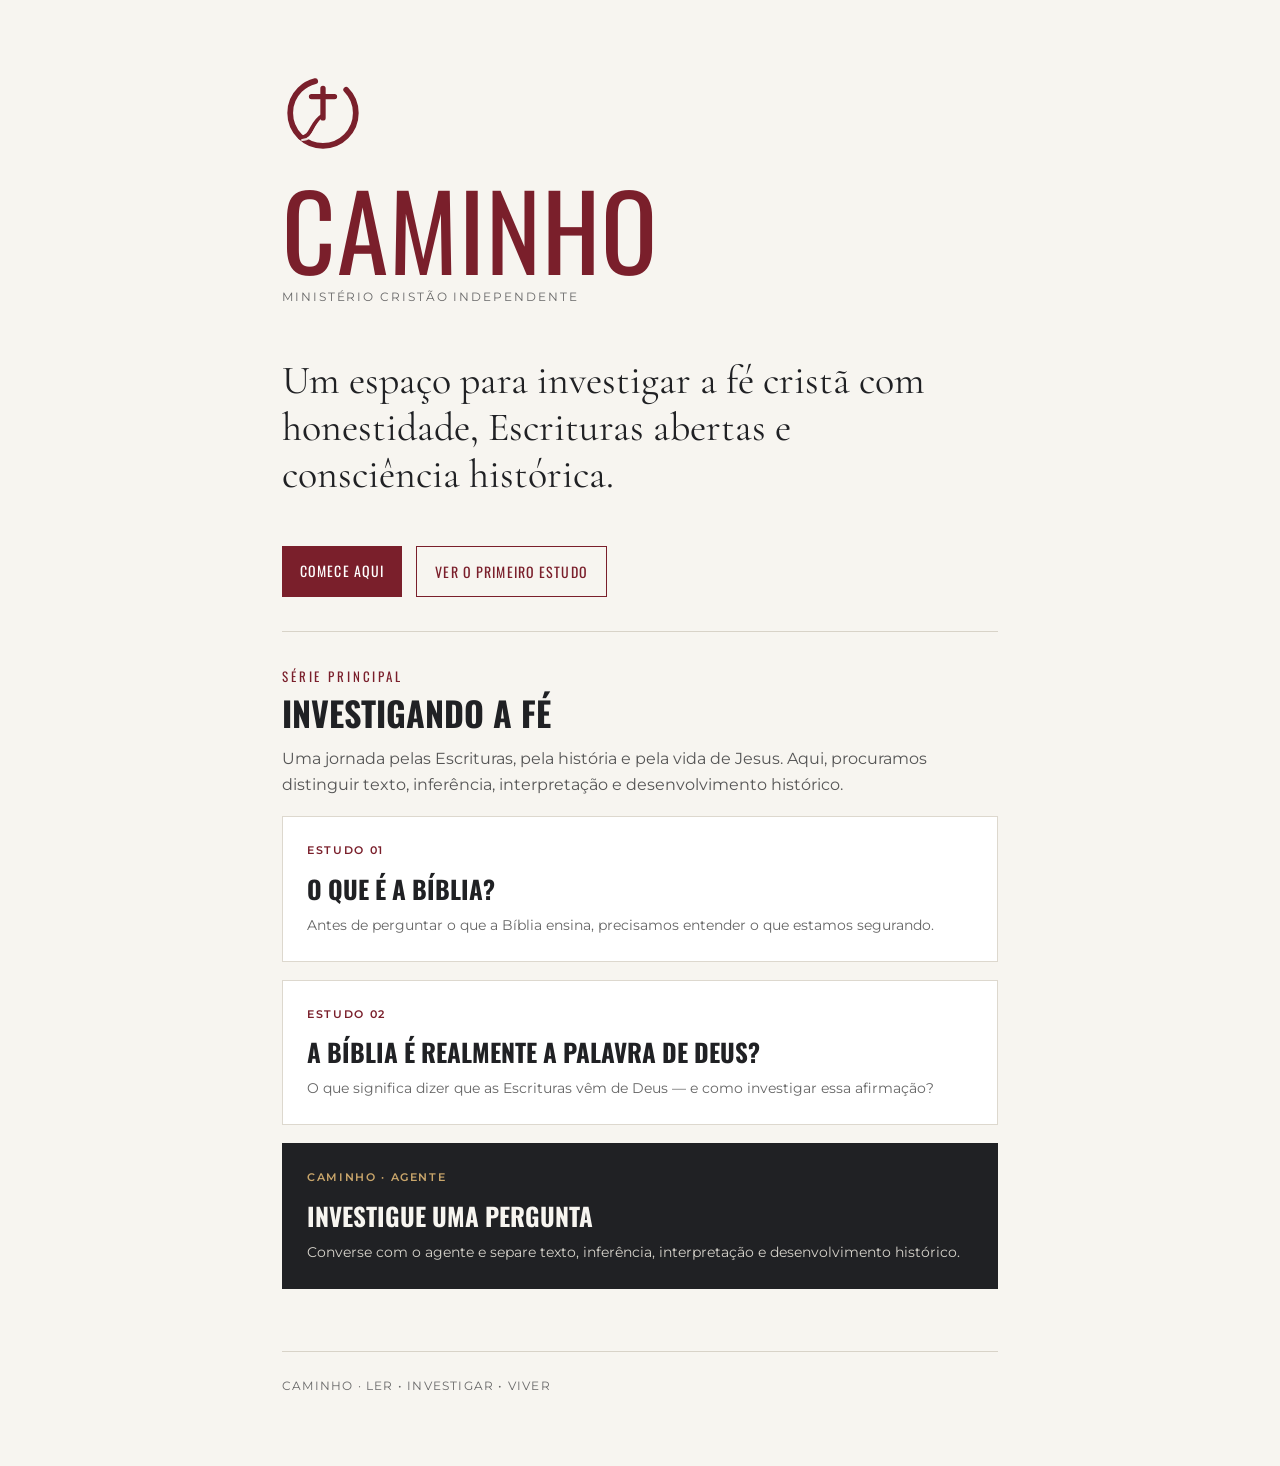
<file: index.html>
<!DOCTYPE html>
<html lang="pt-BR">
<head>
<meta charset="UTF-8">
<meta name="viewport" content="width=device-width, initial-scale=1.0">
<title>CAMINHO — Ministério Cristão Independente</title>
<link rel="icon" href="assets/logo/caminho.svg" type="image/svg+xml">
<link rel="preconnect" href="https://fonts.googleapis.com">
<link href="https://fonts.googleapis.com/css2?family=Oswald:wght@400;500;600;700&family=Montserrat:wght@400;500;600&family=Cormorant+Garamond:ital,wght@0,500;0,600;1,500&display=swap" rel="stylesheet">
<style>
:root{--bg:#F7F5F0;--ink:#202124;--wine:#7A1F2B;--gold:#C9A66B;--muted:#686868}
*{box-sizing:border-box}body{margin:0;background:var(--bg);color:var(--ink);font-family:Montserrat,sans-serif;line-height:1.65}.wrap{max-width:760px;margin:auto;padding:34px 22px 70px}.brand{padding:38px 0 50px}.brand-logo{width:82px;height:82px;margin-bottom:22px}.brand-name{font-family:Oswald,sans-serif;font-size:clamp(58px,15vw,104px);line-height:.85;text-transform:uppercase;color:var(--wine);letter-spacing:.01em}.descriptor{font-size:12px;letter-spacing:.16em;text-transform:uppercase;color:var(--muted);margin-top:14px}.lead{font-family:'Cormorant Garamond',serif;font-size:clamp(28px,6vw,40px);line-height:1.18;margin:0 0 48px;max-width:650px}.rule{height:1px;background:#d8d3c8;margin:34px 0}.section-label{font-family:Oswald,sans-serif;letter-spacing:.22em;color:var(--wine);font-size:13px;text-transform:uppercase}.section-title{font-family:Oswald,sans-serif;text-transform:uppercase;font-size:34px;line-height:1;margin:8px 0 14px}.intro{color:#555;max-width:650px}.card{display:block;text-decoration:none;color:var(--ink);background:white;border:1px solid #ddd8ce;padding:24px;margin-top:18px;transition:transform .15s,border-color .15s}.card:hover{transform:translateY(-2px);border-color:var(--wine)}.tag{font-size:11px;letter-spacing:.15em;color:var(--wine);font-weight:600;text-transform:uppercase}.card h2{font-family:Oswald,sans-serif;font-size:25px;text-transform:uppercase;margin:8px 0 5px}.card p{margin:0;color:#666;font-size:14px}.agent{background:var(--ink);color:var(--bg);border-color:var(--ink)}.agent:hover{border-color:var(--gold)}.agent .tag{color:var(--gold)}.agent p{color:#d5d2ca}.links{display:flex;gap:14px;flex-wrap:wrap;margin-top:28px}.button{display:inline-block;background:var(--wine);color:white;text-decoration:none;padding:13px 18px;font-family:Oswald,sans-serif;text-transform:uppercase;letter-spacing:.08em;font-size:14px}.button.secondary{background:transparent;color:var(--wine);border:1px solid var(--wine)}footer{border-top:1px solid #d8d3c8;margin-top:62px;padding-top:24px;font-size:12px;color:var(--muted);letter-spacing:.1em;text-transform:uppercase}
</style>
</head>
<body>
<main class="wrap">
<header class="brand">
  <img class="brand-logo" src="assets/logo/caminho.svg" alt="Símbolo do CAMINHO">
  <div class="brand-name">CAMINHO</div>
  <div class="descriptor">Ministério Cristão Independente</div>
</header>

<p class="lead">Um espaço para investigar a fé cristã com honestidade, Escrituras abertas e consciência histórica.</p>

<div class="links">
  <a class="button" href="comece-aqui.html">Comece aqui</a>
  <a class="button secondary" href="estudos/estudo-01.html">Ver o primeiro estudo</a>
</div>

<div class="rule"></div>

<section>
  <div class="section-label">Série principal</div>
  <h1 class="section-title">Investigando a Fé</h1>
  <p class="intro">Uma jornada pelas Escrituras, pela história e pela vida de Jesus. Aqui, procuramos distinguir texto, inferência, interpretação e desenvolvimento histórico.</p>

  <a class="card" href="estudos/estudo-01.html">
    <div class="tag">Estudo 01</div>
    <h2>O que é a Bíblia?</h2>
    <p>Antes de perguntar o que a Bíblia ensina, precisamos entender o que estamos segurando.</p>
  </a>

  <a class="card" href="estudos/estudo-02.html">
    <div class="tag">Estudo 02</div>
    <h2>A Bíblia é realmente a Palavra de Deus?</h2>
    <p>O que significa dizer que as Escrituras vêm de Deus — e como investigar essa afirmação?</p>
  </a>

  <a class="card agent" href="agente.html">
    <div class="tag">CAMINHO · Agente</div>
    <h2>Investigue uma pergunta</h2>
    <p>Converse com o agente e separe texto, inferência, interpretação e desenvolvimento histórico.</p>
  </a>
</section>

<footer>CAMINHO · Ler • Investigar • Viver</footer>
</main>
</body>
</html>
</file>
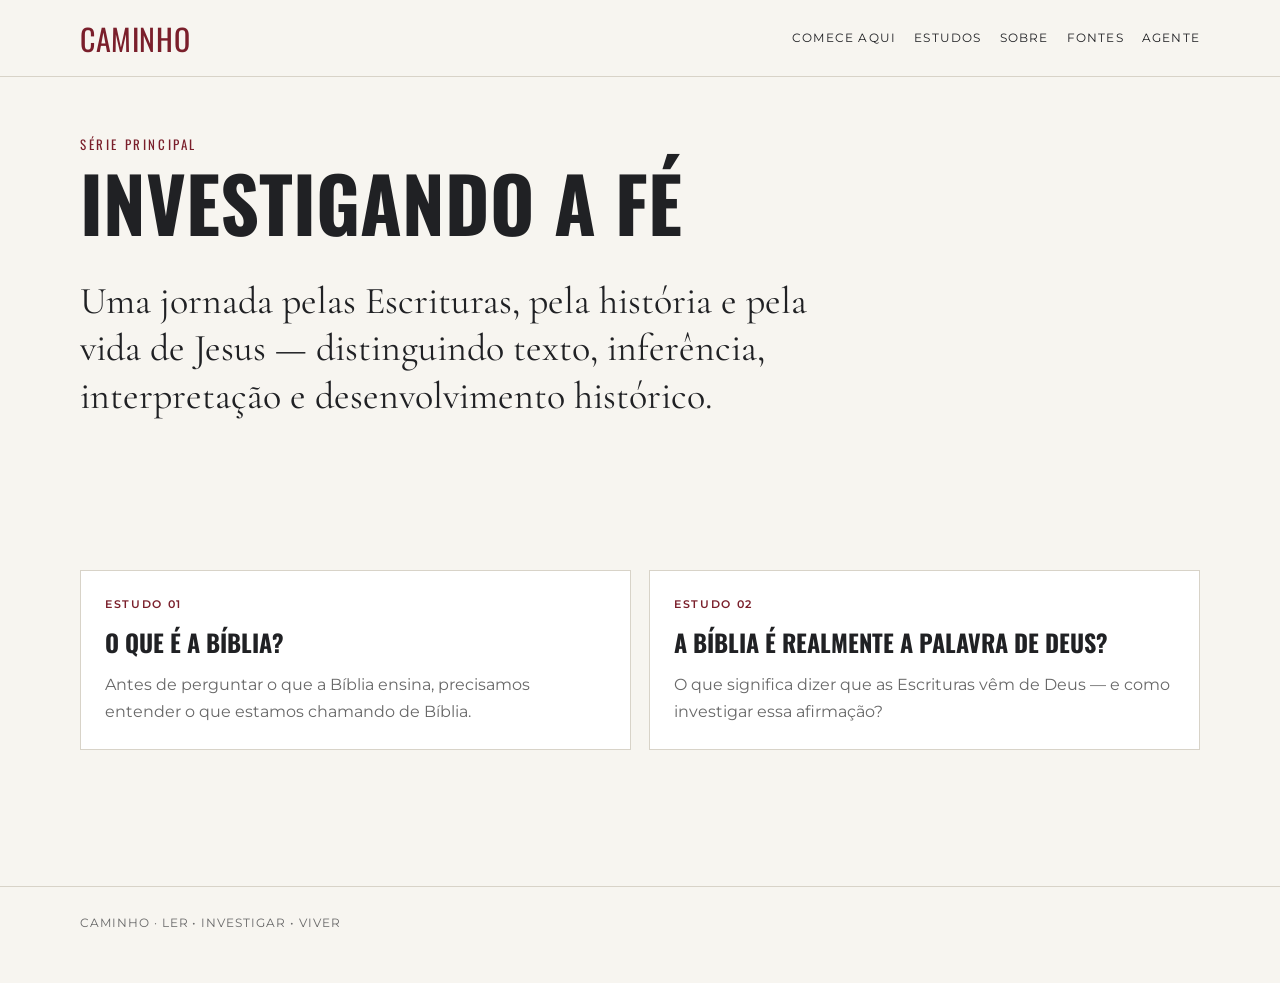
<file: estudos/index.html>
<!DOCTYPE html>
<html lang="pt-BR">
<head>
<meta charset="UTF-8">
<meta name="viewport" content="width=device-width, initial-scale=1.0">
<title>Investigando a Fé | CAMINHO</title>
<link rel="preconnect" href="https://fonts.googleapis.com">
<link href="https://fonts.googleapis.com/css2?family=Oswald:wght@400;500;600;700&family=Montserrat:wght@400;500;600&family=Cormorant+Garamond:ital,wght@0,500;0,600;1,500&display=swap" rel="stylesheet">
<link rel="stylesheet" href="../css/base.css">
<link rel="stylesheet" href="../css/components.css">
</head>
<body>
<header class="site-header"><div class="container site-nav"><a class="site-logo" href="../">CAMINHO</a><nav class="nav-links"><a href="../comece-aqui.html">Comece aqui</a><a href="./">Estudos</a><a href="../sobre/">Sobre</a><a href="../fontes/">Fontes</a><a href="../agente.html">Agente</a></nav></div></header>
<main><div class="container">
<section class="section"><div class="eyebrow">Série principal</div><h1 class="page-title">Investigando a Fé</h1><p class="lead">Uma jornada pelas Escrituras, pela história e pela vida de Jesus — distinguindo texto, inferência, interpretação e desenvolvimento histórico.</p></section>
<section class="section"><div class="card-grid">
<a class="card" href="estudo-01.html"><div class="tag">Estudo 01</div><h2>O que é a Bíblia?</h2><p>Antes de perguntar o que a Bíblia ensina, precisamos entender o que estamos chamando de Bíblia.</p></a>
<a class="card" href="estudo-02.html"><div class="tag">Estudo 02</div><h2>A Bíblia é realmente a Palavra de Deus?</h2><p>O que significa dizer que as Escrituras vêm de Deus — e como investigar essa afirmação?</p></a>
</div></section>
</div></main>
<footer class="site-footer"><div class="container">CAMINHO · Ler • Investigar • Viver</div></footer>
<script src="../js/main.js"></script>
</body>
</html>
</file>
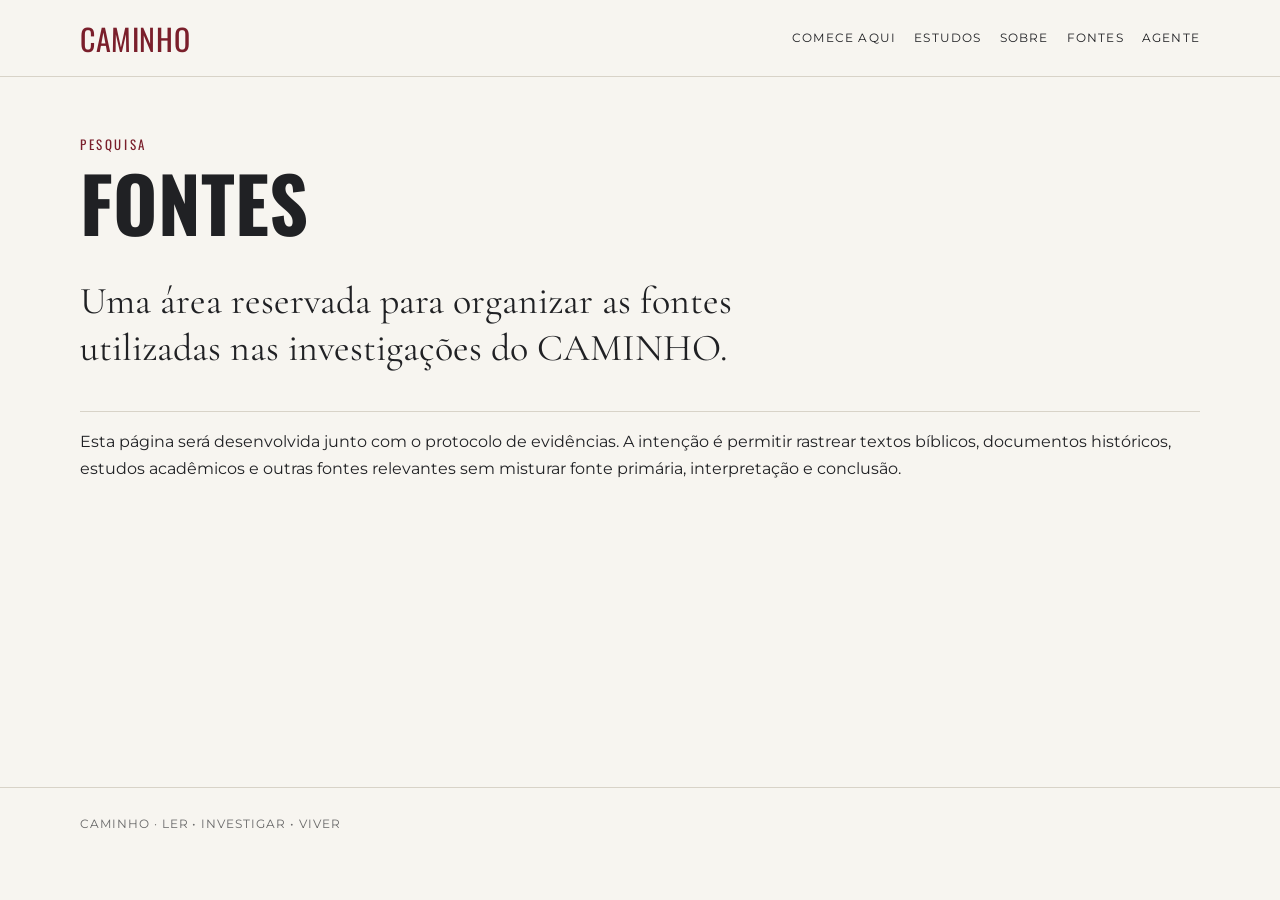
<file: fontes/index.html>
<!DOCTYPE html>
<html lang="pt-BR">
<head>
<meta charset="UTF-8"><meta name="viewport" content="width=device-width, initial-scale=1.0">
<title>Fontes | CAMINHO</title>
<link rel="preconnect" href="https://fonts.googleapis.com"><link href="https://fonts.googleapis.com/css2?family=Oswald:wght@400;500;600;700&family=Montserrat:wght@400;500;600&family=Cormorant+Garamond:ital,wght@0,500;0,600;1,500&display=swap" rel="stylesheet">
<link rel="stylesheet" href="../css/base.css"><link rel="stylesheet" href="../css/components.css">
</head>
<body>
<header class="site-header"><div class="container site-nav"><a class="site-logo" href="../">CAMINHO</a><nav class="nav-links"><a href="../comece-aqui.html">Comece aqui</a><a href="../estudos/">Estudos</a><a href="../sobre/">Sobre</a><a href="./">Fontes</a><a href="../agente.html">Agente</a></nav></div></header>
<main><div class="container"><section class="section"><div class="eyebrow">Pesquisa</div><h1 class="page-title">Fontes</h1><p class="lead">Uma área reservada para organizar as fontes utilizadas nas investigações do CAMINHO.</p><div class="rule"></div><p>Esta página será desenvolvida junto com o protocolo de evidências. A intenção é permitir rastrear textos bíblicos, documentos históricos, estudos acadêmicos e outras fontes relevantes sem misturar fonte primária, interpretação e conclusão.</p></section></div></main>
<footer class="site-footer"><div class="container">CAMINHO · Ler • Investigar • Viver</div></footer><script src="../js/main.js"></script>
</body></html>
</file>
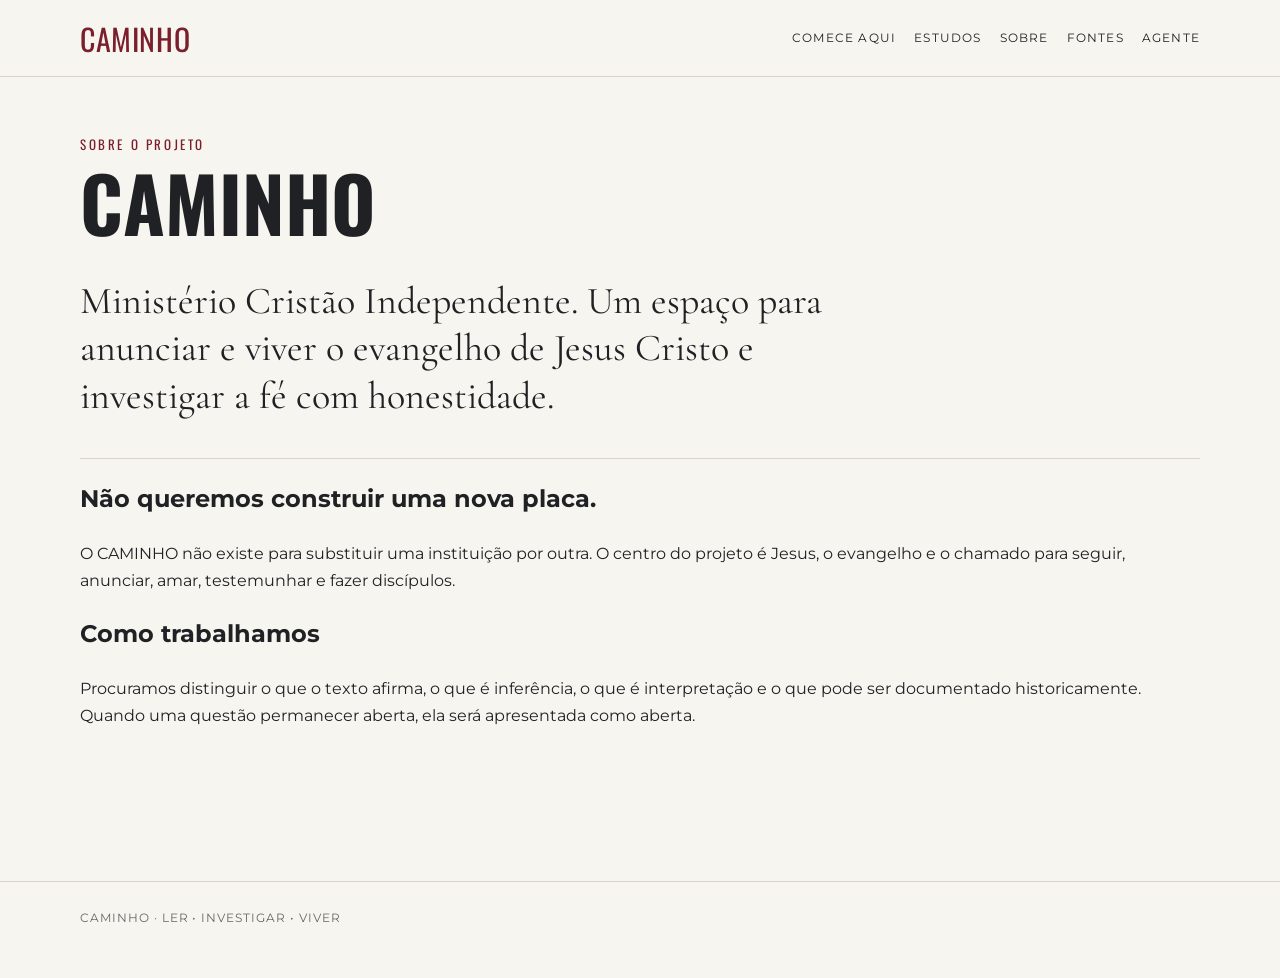
<file: sobre/index.html>
<!DOCTYPE html>
<html lang="pt-BR">
<head>
<meta charset="UTF-8"><meta name="viewport" content="width=device-width, initial-scale=1.0">
<title>Sobre | CAMINHO</title>
<link rel="preconnect" href="https://fonts.googleapis.com"><link href="https://fonts.googleapis.com/css2?family=Oswald:wght@400;500;600;700&family=Montserrat:wght@400;500;600&family=Cormorant+Garamond:ital,wght@0,500;0,600;1,500&display=swap" rel="stylesheet">
<link rel="stylesheet" href="../css/base.css"><link rel="stylesheet" href="../css/components.css">
</head>
<body>
<header class="site-header"><div class="container site-nav"><a class="site-logo" href="../">CAMINHO</a><nav class="nav-links"><a href="../comece-aqui.html">Comece aqui</a><a href="../estudos/">Estudos</a><a href="./">Sobre</a><a href="../fontes/">Fontes</a><a href="../agente.html">Agente</a></nav></div></header>
<main><div class="container"><section class="section"><div class="eyebrow">Sobre o projeto</div><h1 class="page-title">CAMINHO</h1><p class="lead">Ministério Cristão Independente. Um espaço para anunciar e viver o evangelho de Jesus Cristo e investigar a fé com honestidade.</p><div class="rule"></div><h2>Não queremos construir uma nova placa.</h2><p>O CAMINHO não existe para substituir uma instituição por outra. O centro do projeto é Jesus, o evangelho e o chamado para seguir, anunciar, amar, testemunhar e fazer discípulos.</p><h2>Como trabalhamos</h2><p>Procuramos distinguir o que o texto afirma, o que é inferência, o que é interpretação e o que pode ser documentado historicamente. Quando uma questão permanecer aberta, ela será apresentada como aberta.</p></section></div></main>
<footer class="site-footer"><div class="container">CAMINHO · Ler • Investigar • Viver</div></footer><script src="../js/main.js"></script>
</body></html>
</file>
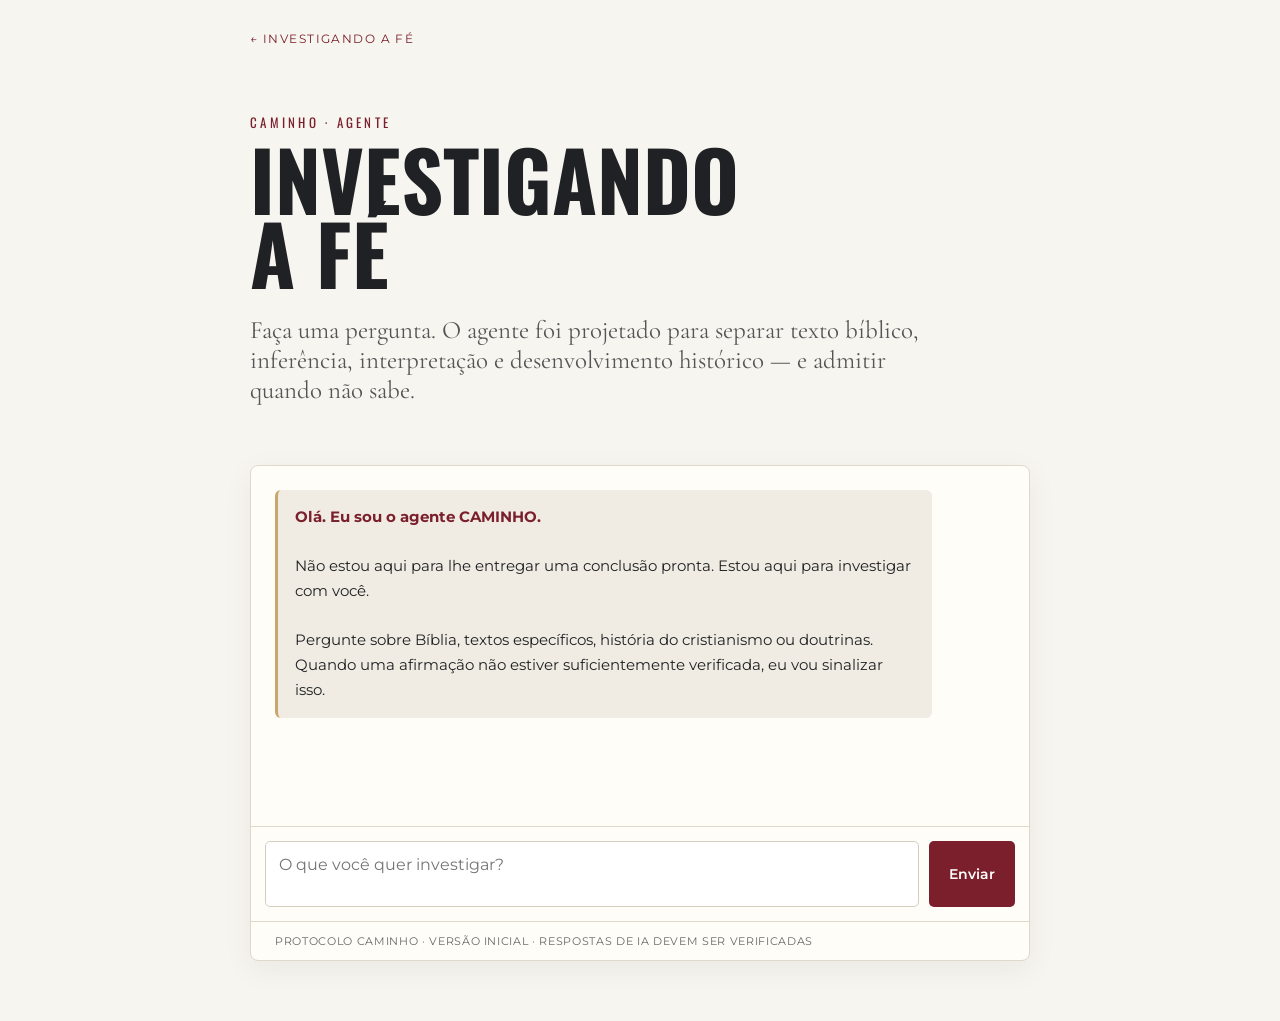
<file: agente.html>
<!doctype html>
<html lang="pt-BR">
<head>
<meta charset="utf-8"><meta name="viewport" content="width=device-width,initial-scale=1">
<title>CAMINHO — Investigando a Fé</title>
<link rel="preconnect" href="https://fonts.googleapis.com"><link href="https://fonts.googleapis.com/css2?family=Oswald:wght@400;500;600;700&family=Montserrat:wght@400;500;600&family=Cormorant+Garamond:ital,wght@0,500;0,600;1,500&display=swap" rel="stylesheet">
<style>
:root{--bg:#f7f5f0;--ink:#202124;--wine:#7a1f2b;--gold:#c9a66b;--muted:#686868;--card:#fffdf8}*{box-sizing:border-box}body{margin:0;background:var(--bg);color:var(--ink);font-family:Montserrat,sans-serif}.wrap{max-width:820px;margin:auto;padding:28px 20px 60px}.back{color:var(--wine);text-decoration:none;font-size:12px;letter-spacing:.12em;text-transform:uppercase}.hero{padding:65px 0 35px}.kicker{font-family:Oswald;letter-spacing:.25em;color:var(--wine);font-size:13px}.title{font-family:Oswald;font-size:clamp(48px,12vw,82px);line-height:.9;text-transform:uppercase;margin:10px 0}.intro{font-family:'Cormorant Garamond';font-size:25px;color:#555;max-width:680px}.chat{background:var(--card);border:1px solid #ded8cd;border-radius:8px;overflow:hidden;box-shadow:0 8px 30px rgba(32,33,36,.06)}.messages{min-height:360px;max-height:60vh;overflow:auto;padding:24px}.msg{max-width:90%;padding:15px 17px;margin:0 0 14px;border-radius:6px;line-height:1.65;font-size:15px;white-space:pre-wrap}.assistant{background:#f0ece3;border-left:3px solid var(--gold)}.user{margin-left:auto;background:var(--ink);color:var(--bg)}.composer{border-top:1px solid #ded8cd;padding:14px;display:flex;gap:10px}.composer textarea{flex:1;resize:none;border:1px solid #d4cec2;border-radius:5px;padding:13px;font:inherit;min-height:52px;background:white}.composer button{border:0;border-radius:5px;background:var(--wine);color:white;padding:0 20px;font:600 14px Montserrat;cursor:pointer}.composer button:disabled{opacity:.5}.meta{padding:12px 24px;border-top:1px solid #ded8cd;font-size:11px;color:var(--muted);letter-spacing:.06em}.error{color:#9a1f2b}.welcome strong{color:var(--wine)}
</style>
</head>
<body><main class="wrap"><a class="back" href="./">← Investigando a Fé</a><header class="hero"><div class="kicker">CAMINHO · AGENTE</div><h1 class="title">Investigando<br>a Fé</h1><p class="intro">Faça uma pergunta. O agente foi projetado para separar texto bíblico, inferência, interpretação e desenvolvimento histórico — e admitir quando não sabe.</p></header>
<section class="chat"><div id="messages" class="messages"><div class="msg assistant welcome"><strong>Olá. Eu sou o agente CAMINHO.</strong><br><br>Não estou aqui para lhe entregar uma conclusão pronta. Estou aqui para investigar com você.<br><br>Pergunte sobre Bíblia, textos específicos, história do cristianismo ou doutrinas. Quando uma afirmação não estiver suficientemente verificada, eu vou sinalizar isso.</div></div><form id="form" class="composer"><textarea id="input" maxlength="12000" placeholder="O que você quer investigar?" aria-label="Pergunta"></textarea><button id="send" type="submit">Enviar</button></form><div class="meta">PROTOCOLO CAMINHO · VERSÃO INICIAL · RESPOSTAS DE IA DEVEM SER VERIFICADAS</div></section></main>
<script>
const form=document.getElementById('form'),input=document.getElementById('input'),messages=document.getElementById('messages'),send=document.getElementById('send');
const history=[];
function add(text,role){const d=document.createElement('div');d.className='msg '+role;d.textContent=text;messages.appendChild(d);messages.scrollTop=messages.scrollHeight;return d}
form.addEventListener('submit',async e=>{e.preventDefault();const message=input.value.trim();if(!message||send.disabled)return;add(message,'user');history.push({role:'user',content:message});input.value='';send.disabled=true;send.textContent='…';const pending=add('Investigando…','assistant');try{const r=await fetch('/.netlify/functions/ask',{method:'POST',headers:{'Content-Type':'application/json'},body:JSON.stringify({message,history:history.slice(-8)})});const data=await r.json();pending.remove();if(!r.ok)throw new Error(data.error||'Falha na consulta');add(data.answer,'assistant');history.push({role:'assistant',content:data.answer})}catch(err){pending.remove();add('Não foi possível consultar o agente agora. '+err.message,'assistant error')}finally{send.disabled=false;send.textContent='Enviar';input.focus()}});
input.addEventListener('keydown',e=>{if(e.key==='Enter'&&!e.shiftKey){e.preventDefault();form.requestSubmit()}});
</script></body></html>
</file>
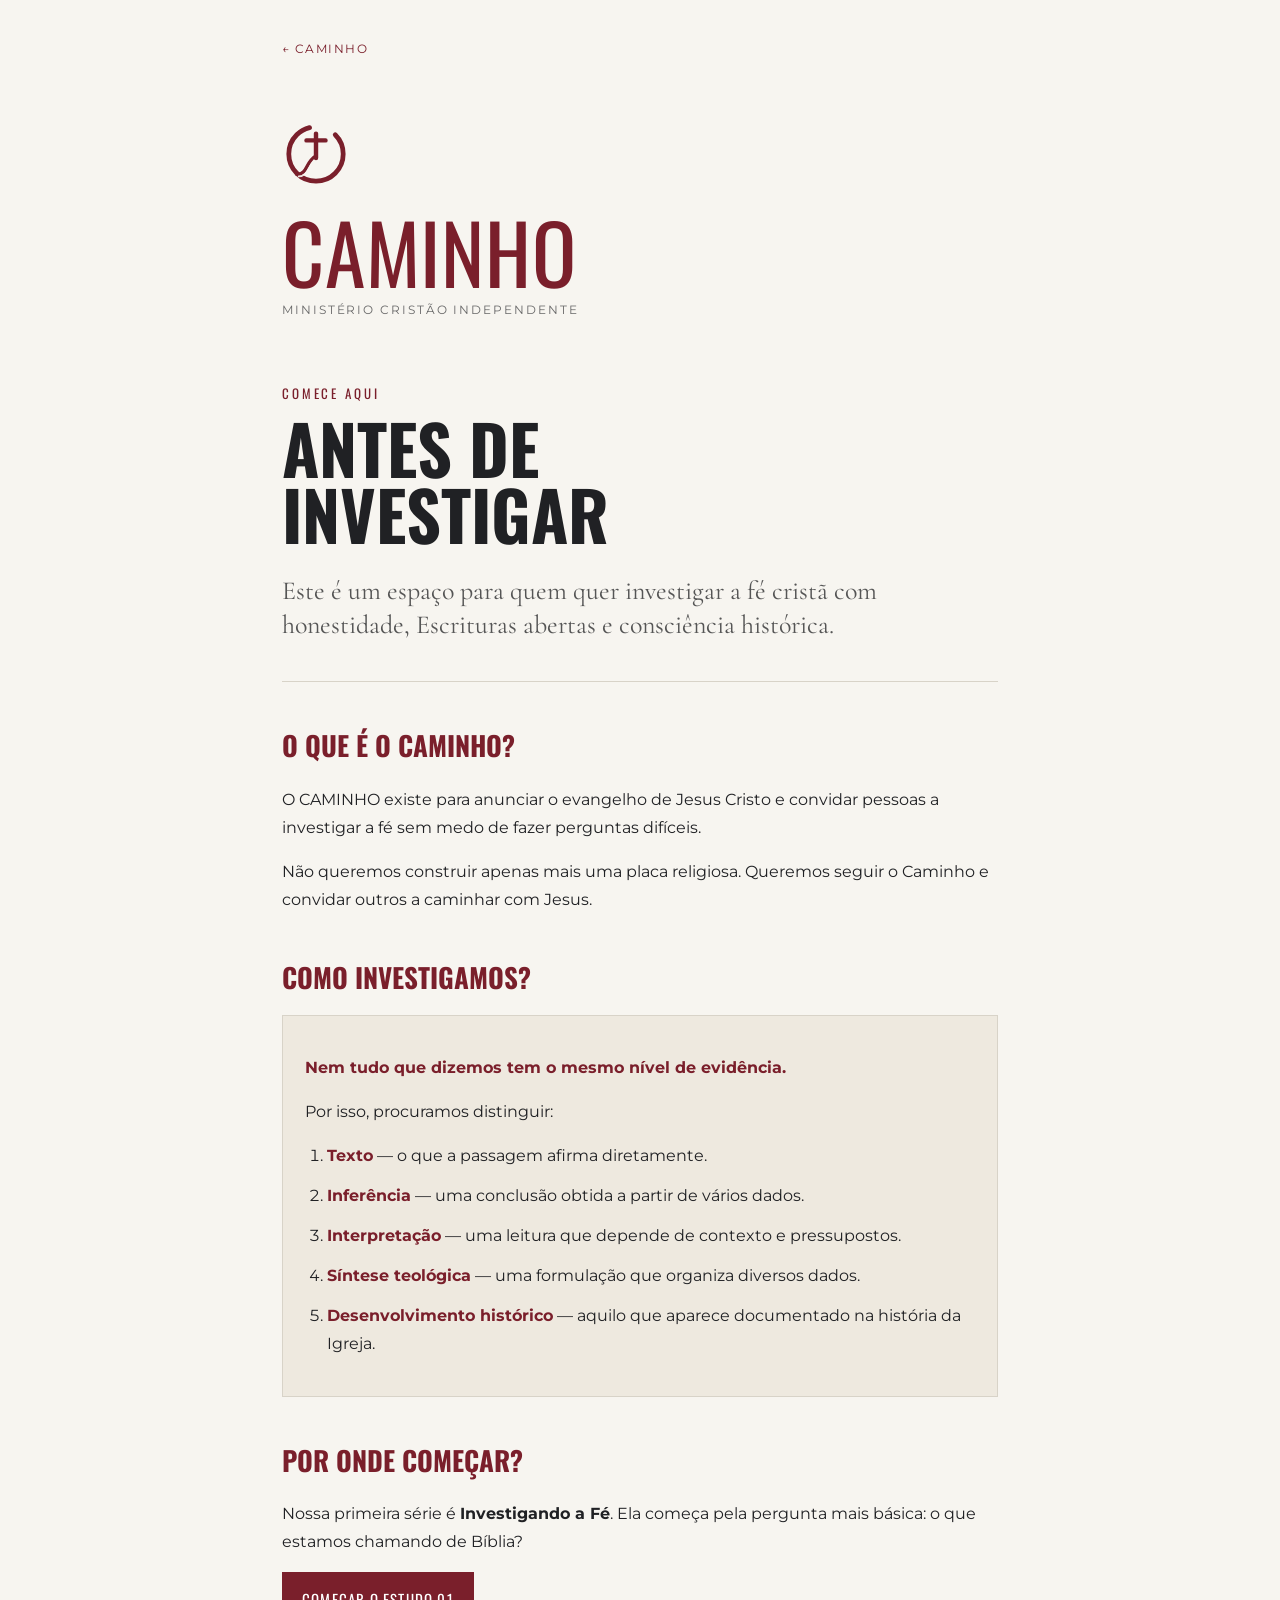
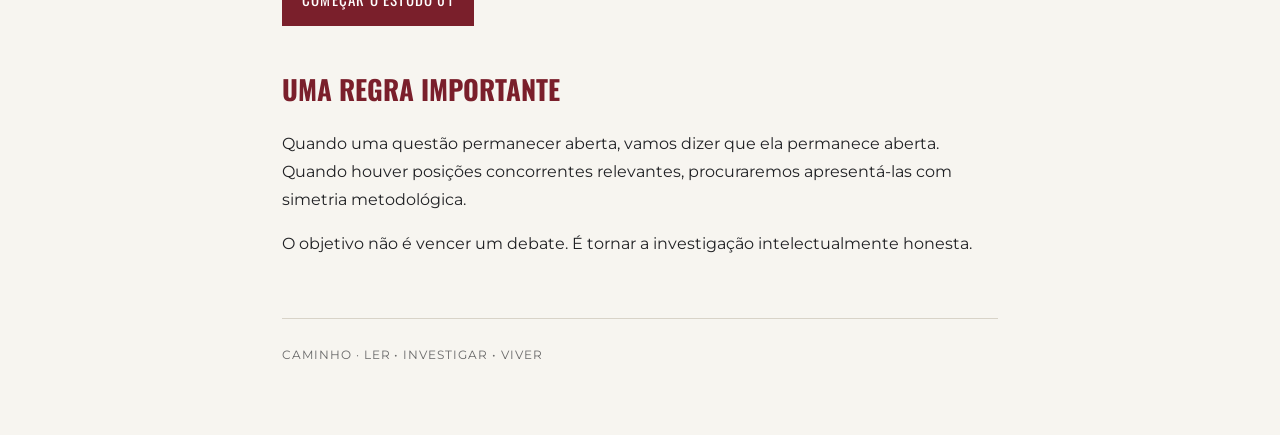
<file: comece-aqui.html>
<!DOCTYPE html>
<html lang="pt-BR">
<head>
<meta charset="UTF-8">
<meta name="viewport" content="width=device-width, initial-scale=1.0">
<title>Comece aqui | CAMINHO</title>
<link rel="icon" href="assets/logo/caminho.svg" type="image/svg+xml">
<link rel="preconnect" href="https://fonts.googleapis.com">
<link href="https://fonts.googleapis.com/css2?family=Oswald:wght@400;500;600;700&family=Montserrat:wght@400;500;600&family=Cormorant+Garamond:ital,wght@0,500;0,600;1,500&display=swap" rel="stylesheet">
<style>
:root{--bg:#F7F5F0;--ink:#202124;--wine:#7A1F2B;--gold:#C9A66B;--muted:#686868}
*{box-sizing:border-box}body{margin:0;background:var(--bg);color:var(--ink);font-family:Montserrat,sans-serif;line-height:1.75}.wrap{max-width:760px;margin:auto;padding:34px 22px 70px}.back{font-size:12px;letter-spacing:.12em;text-transform:uppercase;color:var(--wine);text-decoration:none}.brand{margin-top:58px}.brand-logo{width:68px;height:68px;margin-bottom:18px}.brand-name{font-family:Oswald,sans-serif;font-size:clamp(48px,12vw,82px);line-height:.9;text-transform:uppercase;color:var(--wine);letter-spacing:.01em}.descriptor{font-size:12px;letter-spacing:.16em;text-transform:uppercase;color:var(--muted);margin-top:10px}.kicker{margin-top:62px;font-family:Oswald,sans-serif;letter-spacing:.22em;color:var(--wine);font-size:13px}.title{font-family:Oswald,sans-serif;font-size:clamp(42px,9vw,68px);line-height:.98;text-transform:uppercase;margin:10px 0 18px}.intro{font-family:'Cormorant Garamond',serif;font-size:26px;line-height:1.3;color:#555;margin-bottom:40px}.rule{height:1px;background:#d8d3c8;margin:35px 0}.section{margin:40px 0}.section h2{font-family:Oswald,sans-serif;font-size:27px;text-transform:uppercase;color:var(--wine);margin:0 0 14px}.text{font-size:16px}.method{border:1px solid #d8d3c8;padding:22px;background:#eee9df}.method strong{color:var(--wine)}.steps{padding-left:22px}.steps li{margin:12px 0}.cta{display:inline-block;background:var(--wine);color:white;text-decoration:none;padding:14px 20px;font-family:Oswald,sans-serif;text-transform:uppercase;letter-spacing:.08em;font-size:15px}.note{font-size:13px;color:var(--muted);margin-top:20px}.footer{border-top:1px solid #d8d3c8;margin-top:60px;padding-top:25px;font-size:12px;color:var(--muted);letter-spacing:.08em;text-transform:uppercase}
</style>
</head>
<body>
<main class="wrap">
<a class="back" href="./">← CAMINHO</a>

<header class="brand">
  <img class="brand-logo" src="assets/logo/caminho.svg" alt="Símbolo do CAMINHO">
  <div class="brand-name">CAMINHO</div>
  <div class="descriptor">Ministério Cristão Independente</div>
</header>

<div class="kicker">COMECE AQUI</div>
<h1 class="title">Antes de<br>investigar</h1>
<p class="intro">Este é um espaço para quem quer investigar a fé cristã com honestidade, Escrituras abertas e consciência histórica.</p>

<div class="rule"></div>

<section class="section">
<h2>O que é o CAMINHO?</h2>
<p class="text">O CAMINHO existe para anunciar o evangelho de Jesus Cristo e convidar pessoas a investigar a fé sem medo de fazer perguntas difíceis.</p>
<p class="text">Não queremos construir apenas mais uma placa religiosa. Queremos seguir o Caminho e convidar outros a caminhar com Jesus.</p>
</section>

<section class="section">
<h2>Como investigamos?</h2>
<div class="method">
<p><strong>Nem tudo que dizemos tem o mesmo nível de evidência.</strong></p>
<p>Por isso, procuramos distinguir:</p>
<ol class="steps">
<li><strong>Texto</strong> — o que a passagem afirma diretamente.</li>
<li><strong>Inferência</strong> — uma conclusão obtida a partir de vários dados.</li>
<li><strong>Interpretação</strong> — uma leitura que depende de contexto e pressupostos.</li>
<li><strong>Síntese teológica</strong> — uma formulação que organiza diversos dados.</li>
<li><strong>Desenvolvimento histórico</strong> — aquilo que aparece documentado na história da Igreja.</li>
</ol>
</div>
</section>

<section class="section">
<h2>Por onde começar?</h2>
<p class="text">Nossa primeira série é <strong>Investigando a Fé</strong>. Ela começa pela pergunta mais básica: o que estamos chamando de Bíblia?</p>
<a class="cta" href="estudos/estudo-01.html">Começar o Estudo 01</a>
</section>

<section class="section">
<h2>Uma regra importante</h2>
<p class="text">Quando uma questão permanecer aberta, vamos dizer que ela permanece aberta. Quando houver posições concorrentes relevantes, procuraremos apresentá-las com simetria metodológica.</p>
<p class="text">O objetivo não é vencer um debate. É tornar a investigação intelectualmente honesta.</p>
</section>

<div class="footer">CAMINHO · Ler • Investigar • Viver</div>
</main>
</body>
</html>
</file>
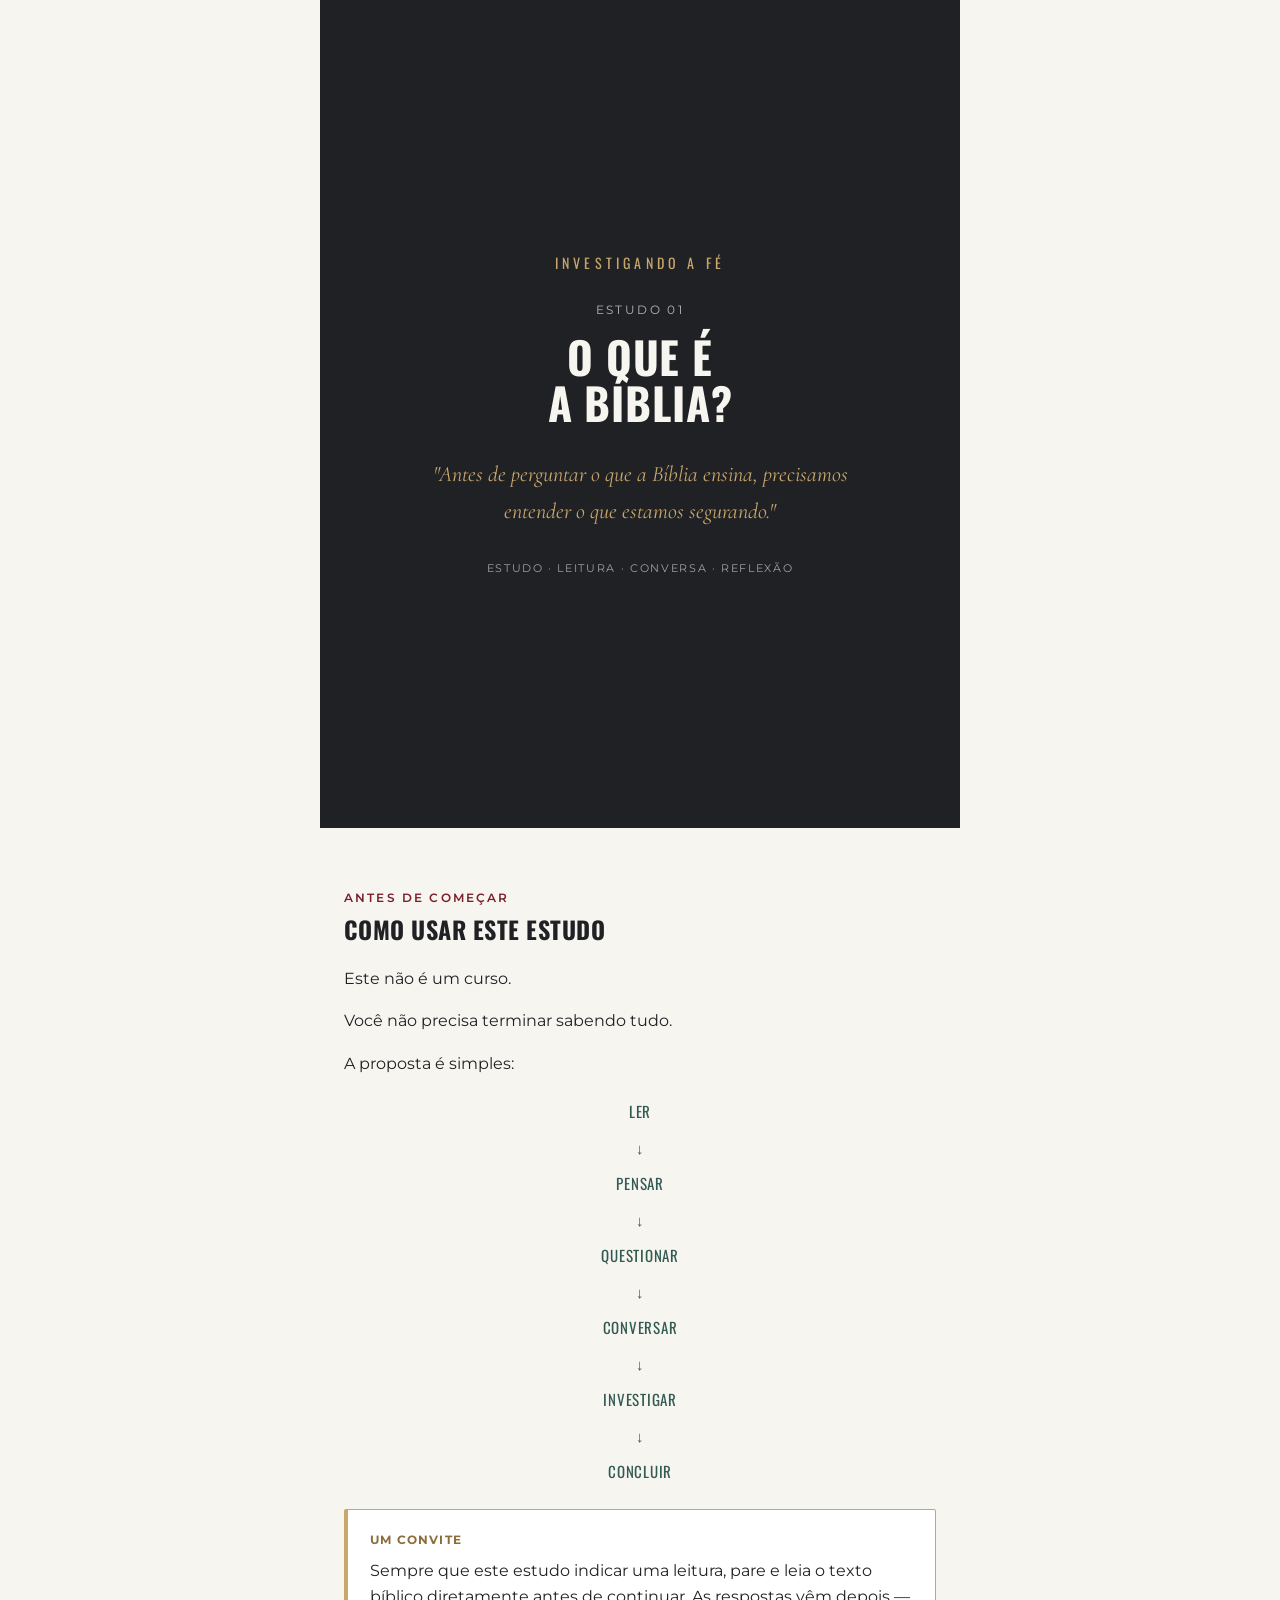
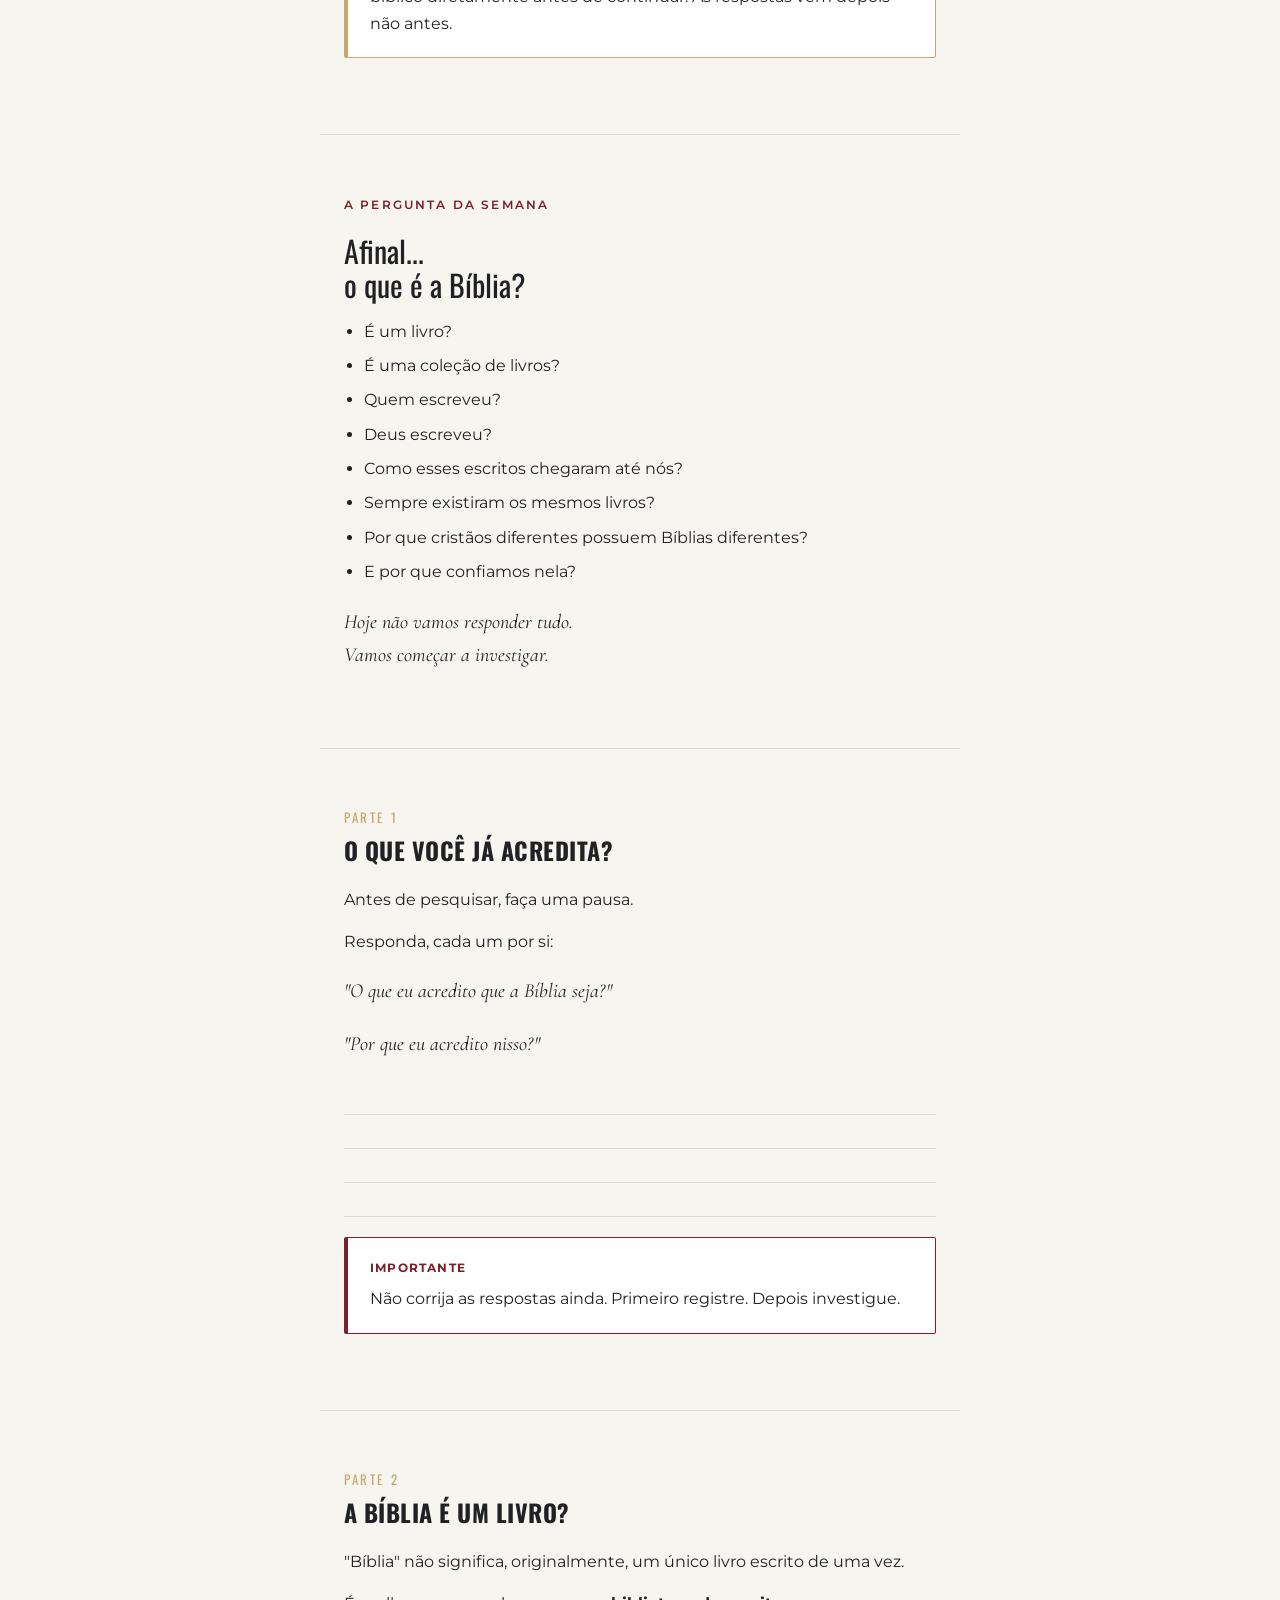
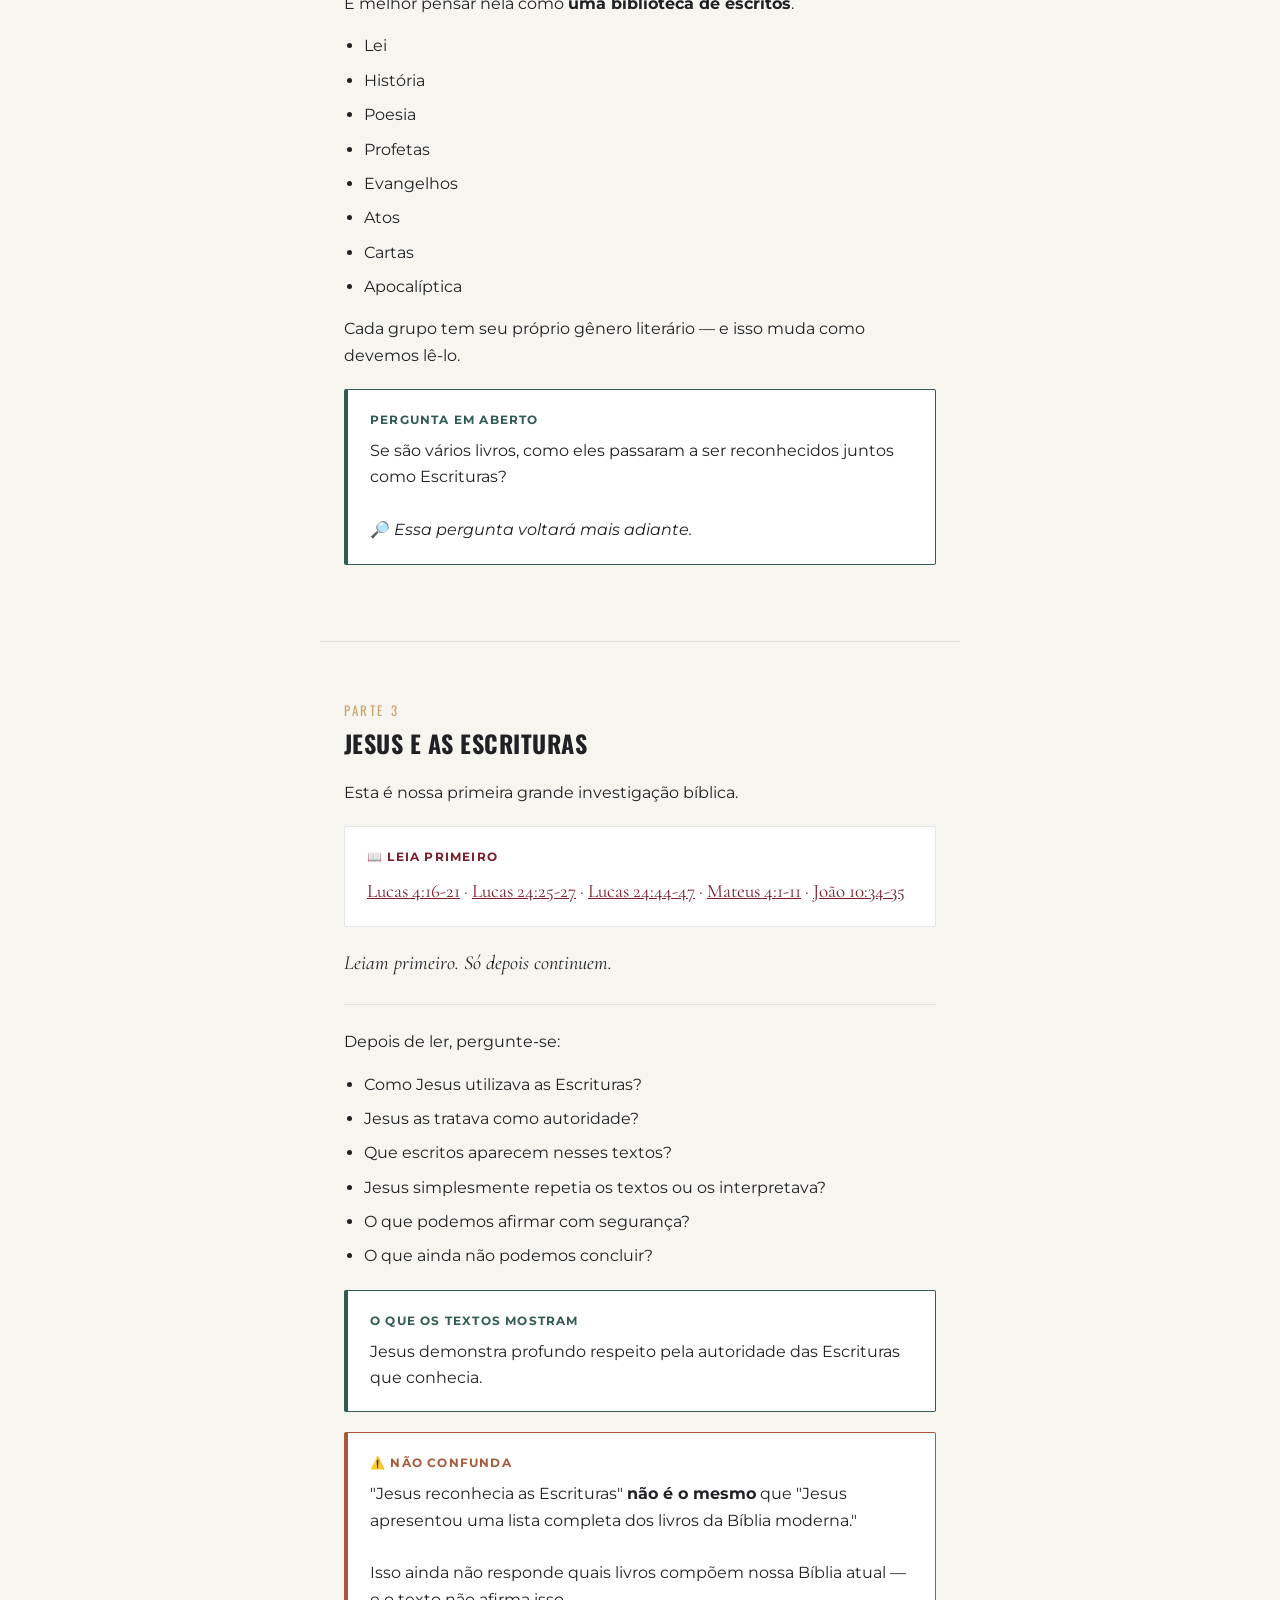
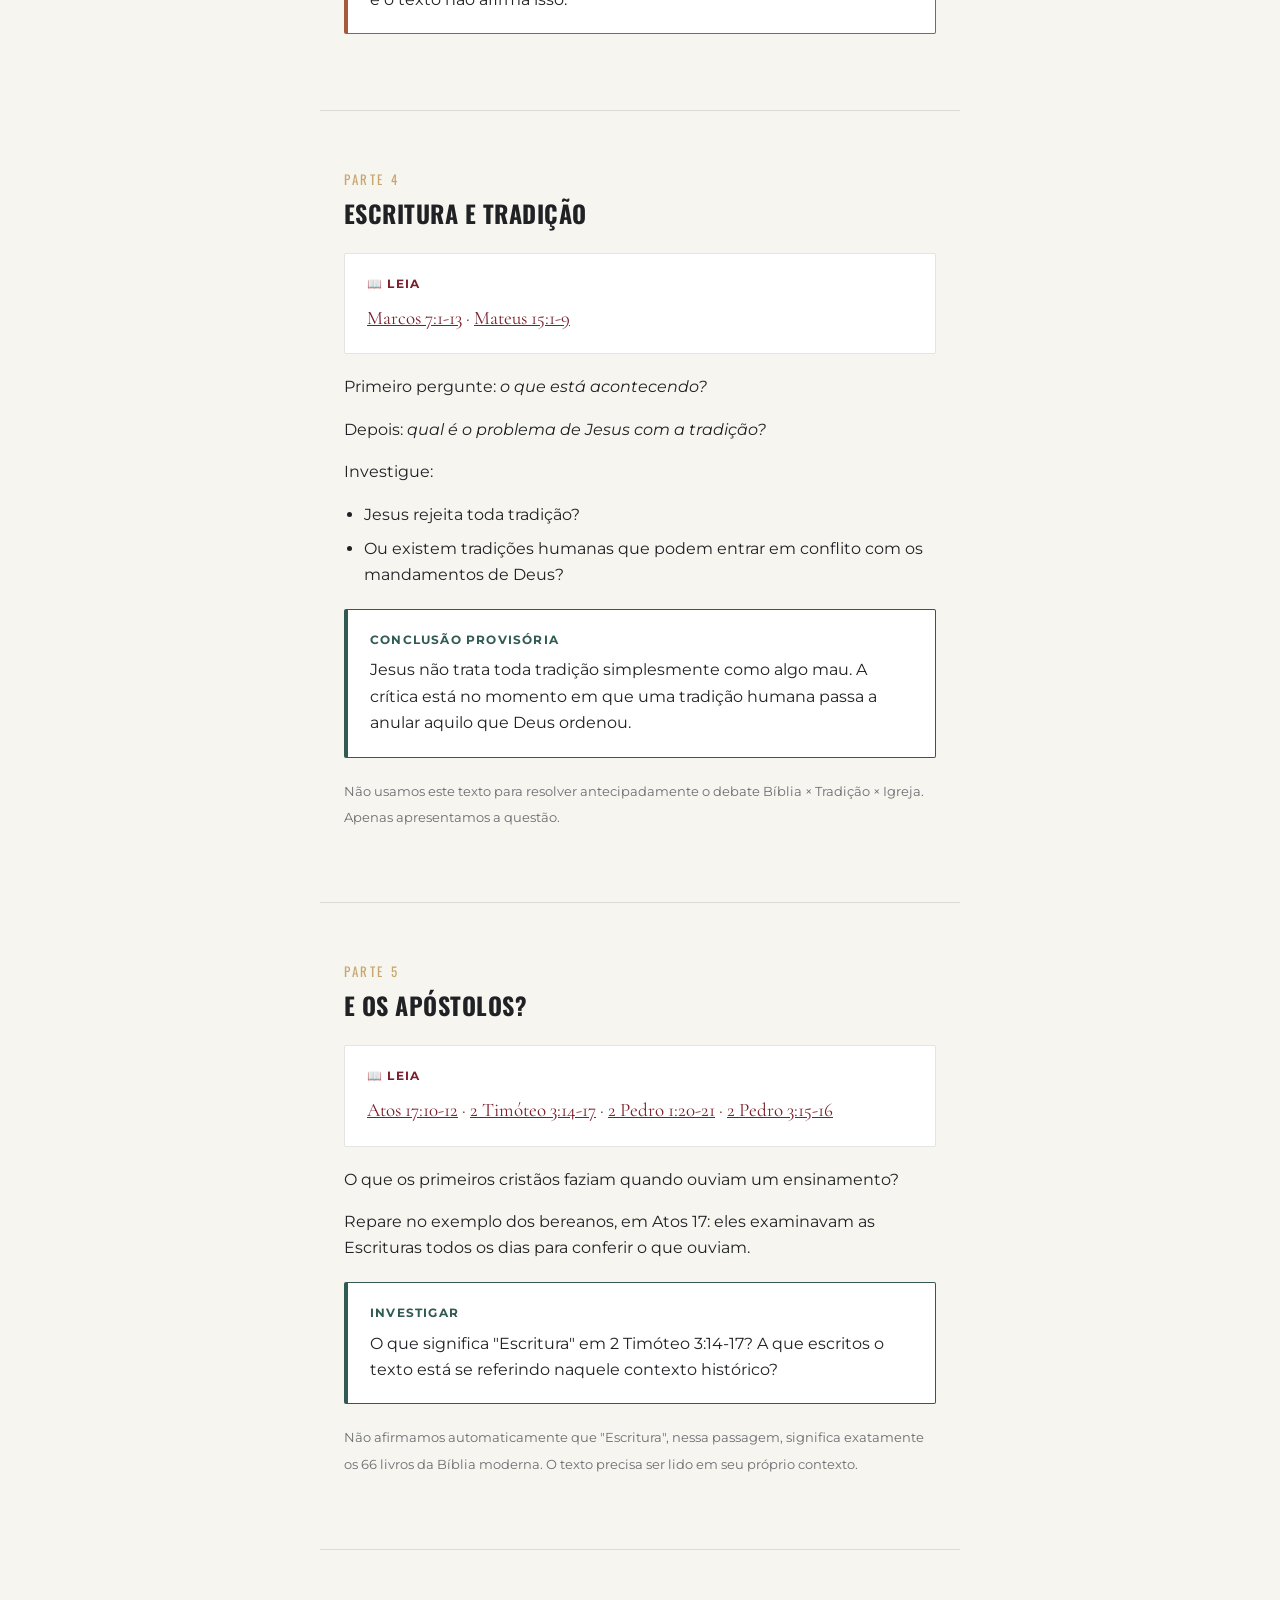
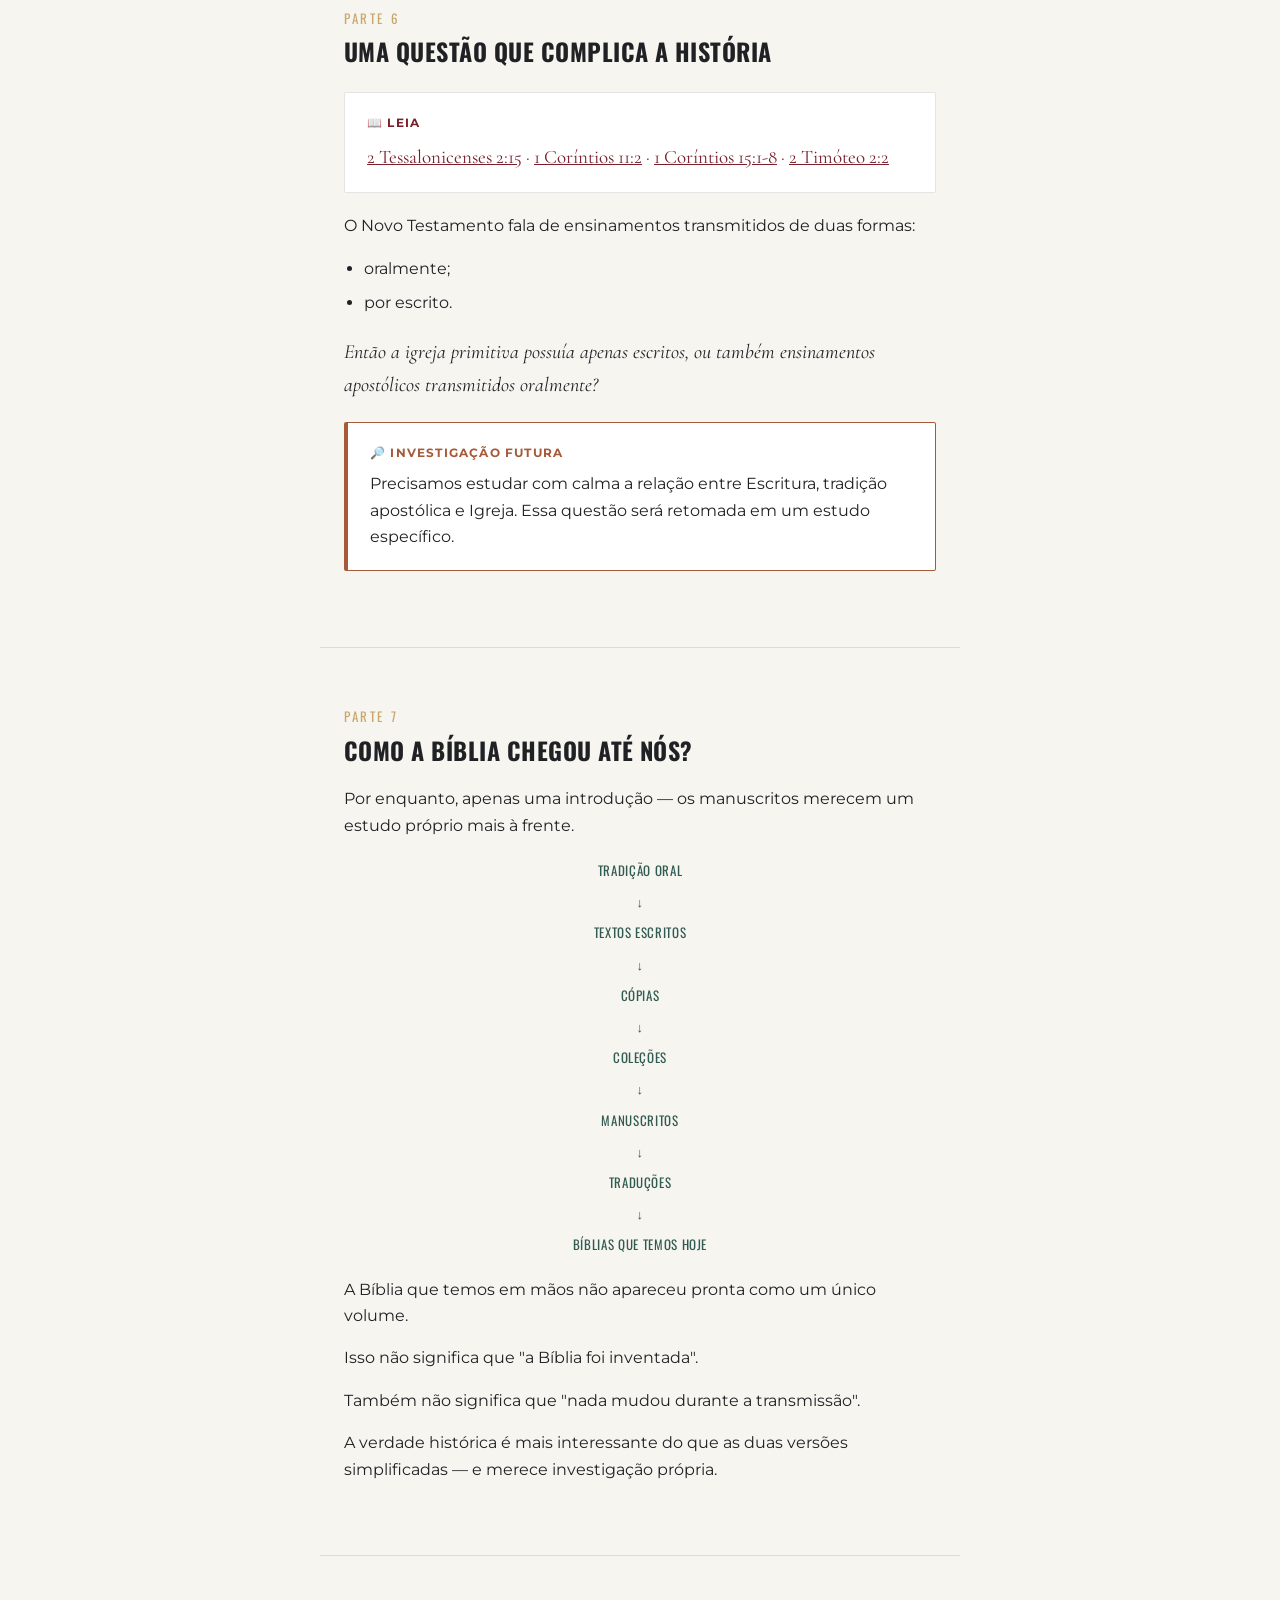
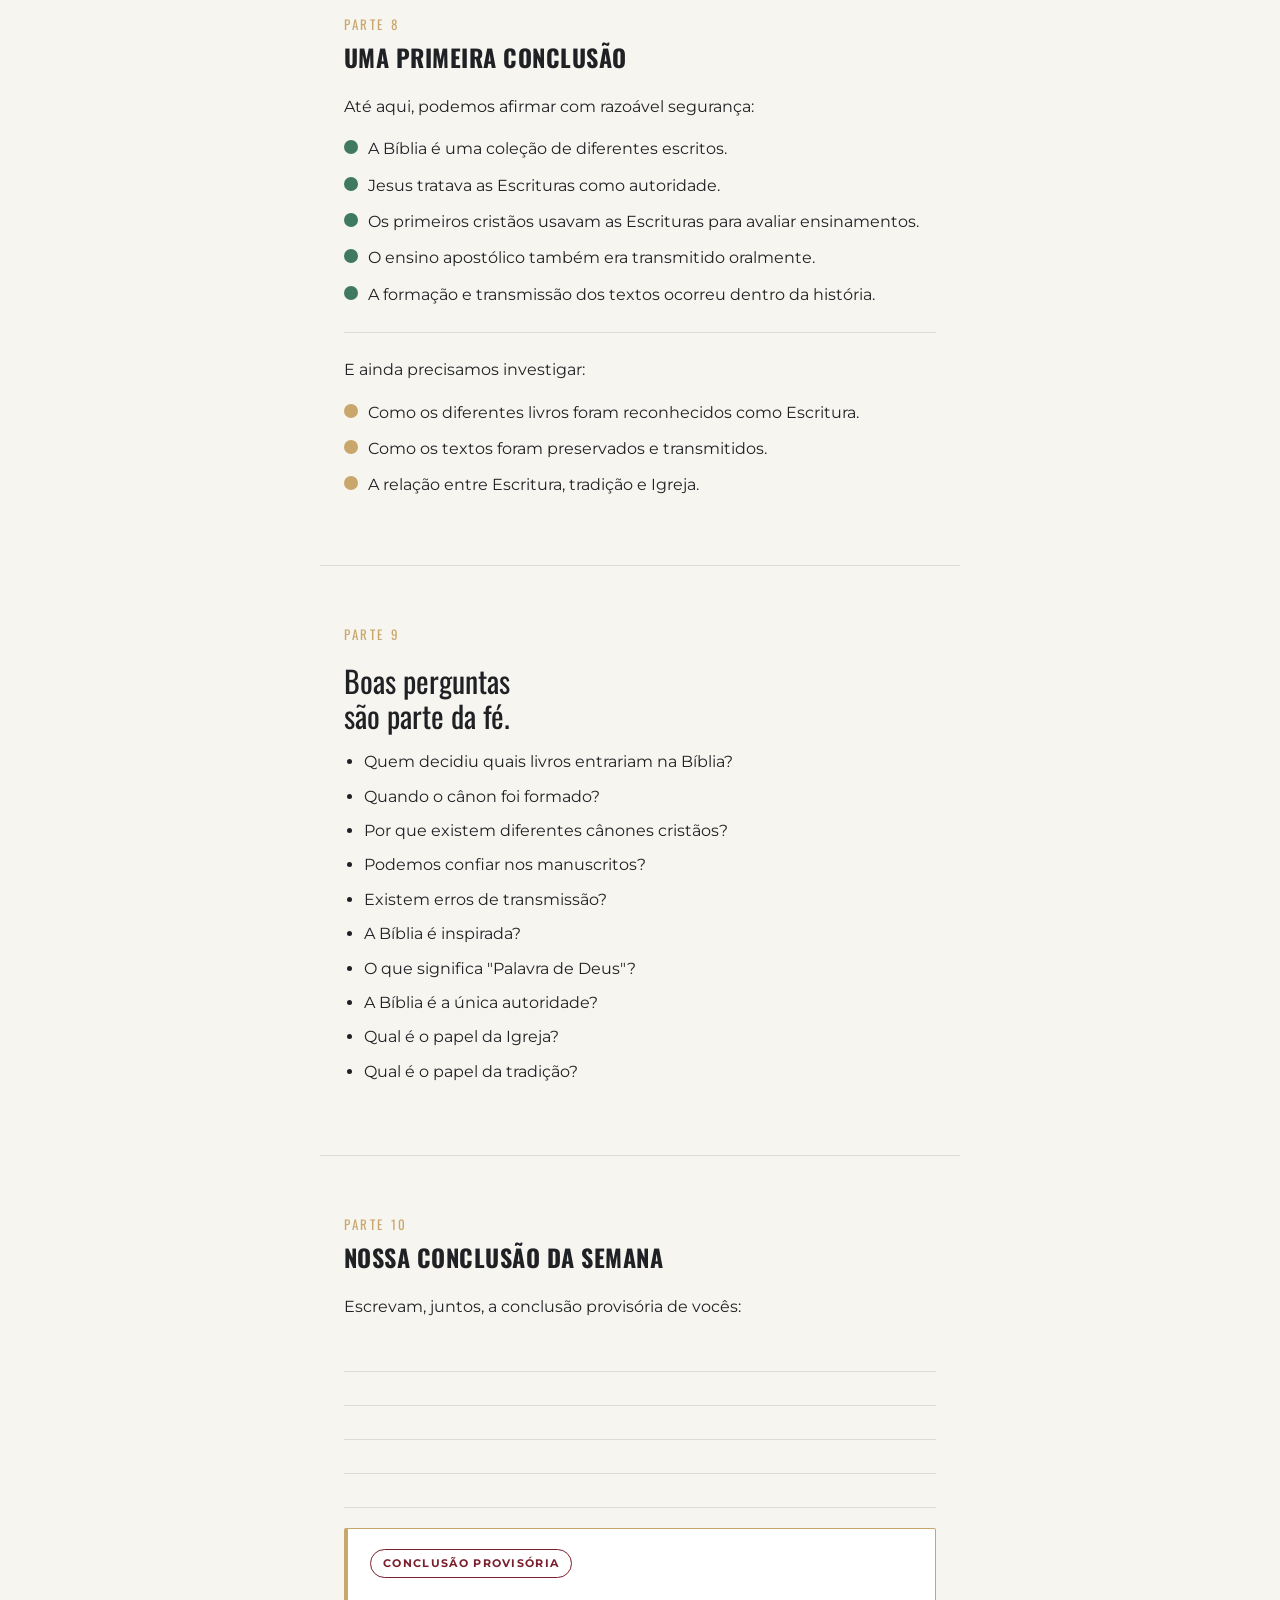
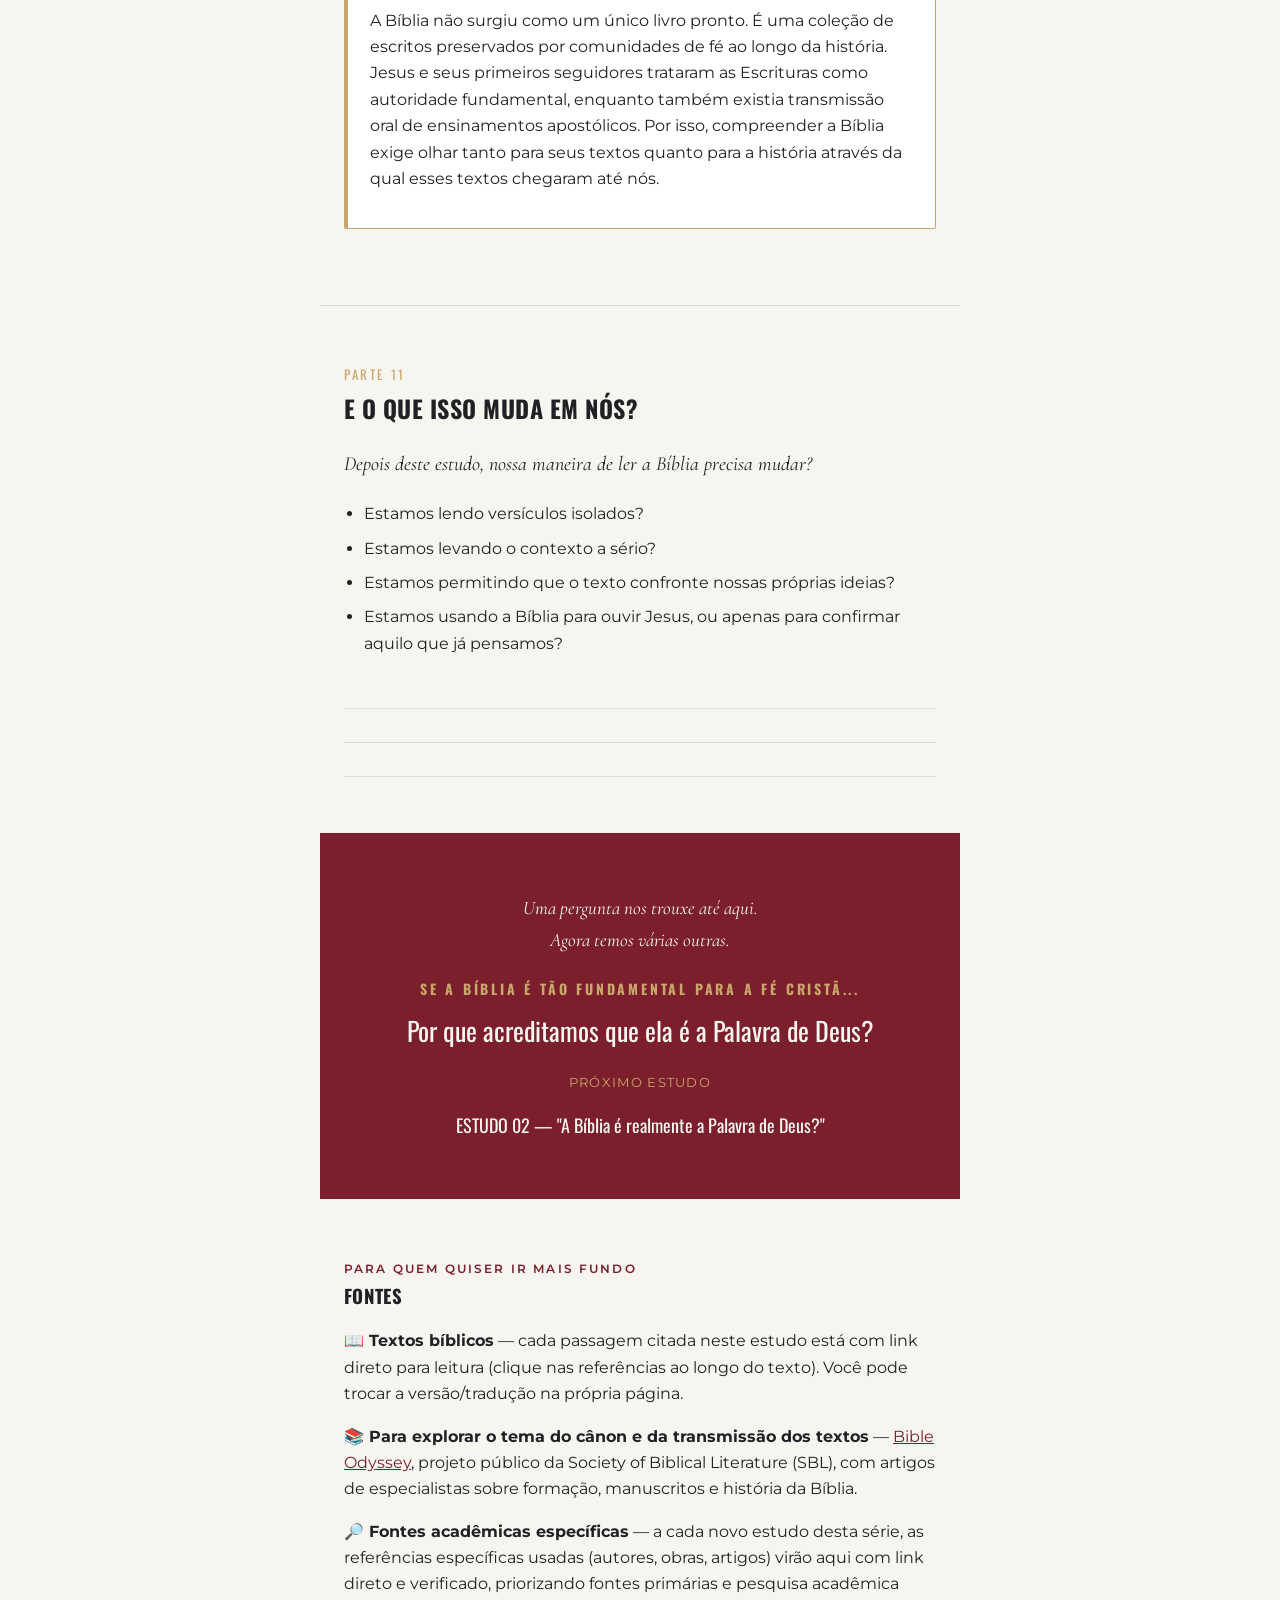
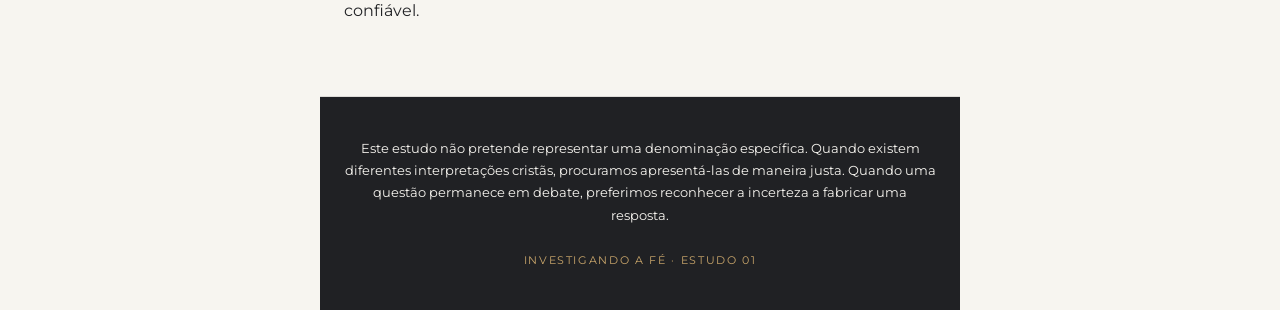
<file: estudo-01.html>
<!DOCTYPE html>
<html lang="pt-BR">
<head>
<meta charset="UTF-8">
<meta name="viewport" content="width=device-width, initial-scale=1.0">
<title>INVESTIGANDO A FÉ — Estudo 01: O que é a Bíblia?</title>
<link rel="preconnect" href="https://fonts.googleapis.com">
<link href="https://fonts.googleapis.com/css2?family=Oswald:wght@400;500;600;700&family=Montserrat:wght@400;500;600;700&family=Cormorant+Garamond:ital,wght@0,500;0,600;1,500&display=swap" rel="stylesheet">
<style>
  :root{
    --bg:#F7F5F0;
    --ink:#202124;
    --wine:#7A1F2B;
    --gold:#C9A66B;
    --green:#315B52;
    --terracotta:#A65A3A;
    --paper: #FFFFFF;
    --line: rgba(32,33,36,0.12);
  }
  *{box-sizing:border-box;}
  body{
    margin:0;
    background:var(--bg);
    color:var(--ink);
    font-family:'Montserrat',sans-serif;
    font-size:16px;
    line-height:1.65;
    -webkit-font-smoothing:antialiased;
  }
  .doc{ max-width:640px; margin:0 auto; }
  section{ padding:56px 24px; border-bottom:1px solid var(--line); }
  section.no-border{ border-bottom:none; }

  h1,h2,h3{ font-family:'Oswald',sans-serif; text-transform:uppercase; letter-spacing:0.02em; margin:0 0 12px; }
  .eyebrow{
    font-family:'Montserrat',sans-serif; font-weight:600; letter-spacing:0.18em;
    text-transform:uppercase; font-size:12px; color:var(--wine); margin-bottom:10px;
  }
  .quote{ font-family:'Cormorant Garamond',serif; font-style:italic; font-size:20px; color:var(--ink); }
  .verse{ font-family:'Cormorant Garamond',serif; font-size:19px; color:var(--wine); }

  /* CAPA */
  .cover{
    background:var(--ink); color:var(--bg);
    min-height:92vh; display:flex; flex-direction:column; justify-content:center;
    padding:60px 32px; text-align:center; border-bottom:none;
  }
  .cover .series{ font-family:'Oswald'; letter-spacing:0.3em; font-size:14px; color:var(--gold); margin-bottom:26px; }
  .cover .estudo-tag{ font-family:'Montserrat'; letter-spacing:0.2em; font-size:12px; color:var(--bg); opacity:0.7; margin-bottom:8px; }
  .cover h1{ font-size:44px; line-height:1.05; margin:6px 0 30px; }
  .cover .quote{ color:var(--gold); font-size:22px; max-width:420px; margin:0 auto 30px; }
  .cover .tags{ font-family:'Montserrat'; font-size:11px; letter-spacing:0.15em; color:var(--bg); opacity:0.6; }

  /* generic blocks */
  .box{ border:1px solid var(--line); border-radius:2px; padding:20px 22px; margin:20px 0; background:var(--paper); }
  .box.wine{ border-color:var(--wine); border-left-width:4px; }
  .box.green{ border-color:var(--green); border-left-width:4px; }
  .box.terracotta{ border-color:var(--terracotta); border-left-width:4px; }
  .box.gold{ border-color:var(--gold); border-left-width:4px; }
  .label{ font-weight:700; font-size:12px; letter-spacing:0.1em; text-transform:uppercase; margin-bottom:8px; display:block; }
  .label.wine{ color:var(--wine); }
  .label.green{ color:var(--green); }
  .label.terracotta{ color:var(--terracotta); }
  .label.gold{ color:#8a6d3b; }

  .qbig{ font-family:'Oswald'; font-size:30px; line-height:1.15; margin:16px 0; }
  ul.simple{ padding-left:20px; margin:14px 0; }
  ul.simple li{ margin-bottom:8px; }
  .flow{ font-family:'Oswald'; text-align:center; font-size:15px; letter-spacing:0.05em; line-height:2.4; color:var(--green); }
  .lines{ margin-top:18px; }
  .lines div{ border-bottom:1px solid var(--line); height:34px; }
  .step-tag{ display:inline-block; font-size:11px; font-weight:700; letter-spacing:0.12em; text-transform:uppercase;
    color:var(--wine); border:1px solid var(--wine); border-radius:20px; padding:4px 12px; margin-bottom:14px; }
  .status{ display:flex; gap:10px; margin-bottom:10px; align-items:flex-start; }
  .dot{ flex:0 0 14px; height:14px; width:14px; border-radius:50%; margin-top:4px; }
  .dot.green{ background:#3f7a5f; }
  .dot.yellow{ background:var(--gold); }
  small.footnote{ color:#6b6d70; font-size:13px; }
  .section-num{ font-family:'Oswald'; color:var(--gold); font-size:13px; letter-spacing:0.2em; }
  hr.soft{ border:none; border-top:1px solid var(--line); margin:24px 0; }
  .next{
    background:var(--wine); color:var(--bg); padding:40px 24px; text-align:center;
  }
  .next h2{ color:var(--gold); font-size:14px; letter-spacing:0.2em; margin-bottom:16px; }
  .next .qbig{ color:var(--bg); font-size:26px; }
  footer.transp{ background:var(--ink); color:var(--bg); padding:40px 24px; text-align:center; font-size:13px; line-height:1.7; }
</style>
</head>
<body>
<div class="doc">

  <!-- CAPA -->
  <section class="cover">
    <div class="series">INVESTIGANDO A FÉ</div>
    <div class="estudo-tag">ESTUDO 01</div>
    <h1>O que é<br>a Bíblia?</h1>
    <div class="quote">"Antes de perguntar o que a Bíblia ensina, precisamos entender o que estamos segurando."</div>
    <div class="tags">ESTUDO · LEITURA · CONVERSA · REFLEXÃO</div>
  </section>

  <!-- COMO USAR -->
  <section>
    <span class="eyebrow">Antes de começar</span>
    <h2>Como usar este estudo</h2>
    <p>Este não é um curso.</p>
    <p>Você não precisa terminar sabendo tudo.</p>
    <p>A proposta é simples:</p>
    <div class="flow">LER<br>↓<br>PENSAR<br>↓<br>QUESTIONAR<br>↓<br>CONVERSAR<br>↓<br>INVESTIGAR<br>↓<br>CONCLUIR</div>
    <div class="box gold">
      <span class="label gold">Um convite</span>
      Sempre que este estudo indicar uma leitura, pare e leia o texto bíblico diretamente antes de continuar. As respostas vêm depois — não antes.
    </div>
  </section>

  <!-- PERGUNTA DA SEMANA -->
  <section>
    <span class="eyebrow">A pergunta da semana</span>
    <div class="qbig">Afinal...<br>o que é a Bíblia?</div>
    <ul class="simple">
      <li>É um livro?</li>
      <li>É uma coleção de livros?</li>
      <li>Quem escreveu?</li>
      <li>Deus escreveu?</li>
      <li>Como esses escritos chegaram até nós?</li>
      <li>Sempre existiram os mesmos livros?</li>
      <li>Por que cristãos diferentes possuem Bíblias diferentes?</li>
      <li>E por que confiamos nela?</li>
    </ul>
    <p class="quote">Hoje não vamos responder tudo.<br>Vamos começar a investigar.</p>
  </section>

  <!-- PARTE 1 -->
  <section>
    <span class="section-num">PARTE 1</span>
    <h2>O que você já acredita?</h2>
    <p>Antes de pesquisar, faça uma pausa.</p>
    <p>Responda, cada um por si:</p>
    <p class="quote">"O que eu acredito que a Bíblia seja?"</p>
    <p class="quote">"Por que eu acredito nisso?"</p>
    <div class="lines"><div></div><div></div><div></div><div></div></div>
    <div class="box wine">
      <span class="label wine">Importante</span>
      Não corrija as respostas ainda. Primeiro registre. Depois investigue.
    </div>
  </section>

  <!-- PARTE 2 -->
  <section>
    <span class="section-num">PARTE 2</span>
    <h2>A Bíblia é um livro?</h2>
    <p>"Bíblia" não significa, originalmente, um único livro escrito de uma vez.</p>
    <p>É melhor pensar nela como <strong>uma biblioteca de escritos</strong>.</p>
    <ul class="simple">
      <li>Lei</li>
      <li>História</li>
      <li>Poesia</li>
      <li>Profetas</li>
      <li>Evangelhos</li>
      <li>Atos</li>
      <li>Cartas</li>
      <li>Apocalíptica</li>
    </ul>
    <p>Cada grupo tem seu próprio gênero literário — e isso muda como devemos lê-lo.</p>
    <div class="box green">
      <span class="label green">Pergunta em aberto</span>
      Se são vários livros, como eles passaram a ser reconhecidos juntos como Escrituras?
      <br><br>🔎 <em>Essa pergunta voltará mais adiante.</em>
    </div>
  </section>

  <!-- PARTE 3 -->
  <section>
    <span class="section-num">PARTE 3</span>
    <h2>Jesus e as Escrituras</h2>
    <p>Esta é nossa primeira grande investigação bíblica.</p>
    <div class="box">
      <span class="label wine">📖 Leia primeiro</span>
      <span class="verse"><a href="https://www.biblegateway.com/passage/?search=Lucas+4:16-21" target="_blank" rel="noopener" style="color:var(--wine);">Lucas 4:16-21</a> · <a href="https://www.biblegateway.com/passage/?search=Lucas+24:25-27" target="_blank" rel="noopener" style="color:var(--wine);">Lucas 24:25-27</a> · <a href="https://www.biblegateway.com/passage/?search=Lucas+24:44-47" target="_blank" rel="noopener" style="color:var(--wine);">Lucas 24:44-47</a> · <a href="https://www.biblegateway.com/passage/?search=Mateus+4:1-11" target="_blank" rel="noopener" style="color:var(--wine);">Mateus 4:1-11</a> · <a href="https://www.biblegateway.com/passage/?search=João+10:34-35" target="_blank" rel="noopener" style="color:var(--wine);">João 10:34-35</a></span>
    </div>
    <p class="quote">Leiam primeiro. Só depois continuem.</p>
    <hr class="soft">
    <p>Depois de ler, pergunte-se:</p>
    <ul class="simple">
      <li>Como Jesus utilizava as Escrituras?</li>
      <li>Jesus as tratava como autoridade?</li>
      <li>Que escritos aparecem nesses textos?</li>
      <li>Jesus simplesmente repetia os textos ou os interpretava?</li>
      <li>O que podemos afirmar com segurança?</li>
      <li>O que ainda não podemos concluir?</li>
    </ul>
    <div class="box green">
      <span class="label green">O que os textos mostram</span>
      Jesus demonstra profundo respeito pela autoridade das Escrituras que conhecia.
    </div>
    <div class="box terracotta">
      <span class="label terracotta">⚠️ Não confunda</span>
      "Jesus reconhecia as Escrituras" <strong>não é o mesmo</strong> que "Jesus apresentou uma lista completa dos livros da Bíblia moderna."<br><br>
      Isso ainda não responde quais livros compõem nossa Bíblia atual — e o texto não afirma isso.
    </div>
  </section>

  <!-- PARTE 4 -->
  <section>
    <span class="section-num">PARTE 4</span>
    <h2>Escritura e tradição</h2>
    <div class="box">
      <span class="label wine">📖 Leia</span>
      <span class="verse"><a href="https://www.biblegateway.com/passage/?search=Marcos+7:1-13" target="_blank" rel="noopener" style="color:var(--wine);">Marcos 7:1-13</a> · <a href="https://www.biblegateway.com/passage/?search=Mateus+15:1-9" target="_blank" rel="noopener" style="color:var(--wine);">Mateus 15:1-9</a></span>
    </div>
    <p>Primeiro pergunte: <em>o que está acontecendo?</em></p>
    <p>Depois: <em>qual é o problema de Jesus com a tradição?</em></p>
    <p>Investigue:</p>
    <ul class="simple">
      <li>Jesus rejeita toda tradição?</li>
      <li>Ou existem tradições humanas que podem entrar em conflito com os mandamentos de Deus?</li>
    </ul>
    <div class="box green">
      <span class="label green">Conclusão provisória</span>
      Jesus não trata toda tradição simplesmente como algo mau. A crítica está no momento em que uma tradição humana passa a anular aquilo que Deus ordenou.
    </div>
    <p><small class="footnote">Não usamos este texto para resolver antecipadamente o debate Bíblia × Tradição × Igreja. Apenas apresentamos a questão.</small></p>
  </section>

  <!-- PARTE 5 -->
  <section>
    <span class="section-num">PARTE 5</span>
    <h2>E os apóstolos?</h2>
    <div class="box">
      <span class="label wine">📖 Leia</span>
      <span class="verse"><a href="https://www.biblegateway.com/passage/?search=Atos+17:10-12" target="_blank" rel="noopener" style="color:var(--wine);">Atos 17:10-12</a> · <a href="https://www.biblegateway.com/passage/?search=2+Timóteo+3:14-17" target="_blank" rel="noopener" style="color:var(--wine);">2 Timóteo 3:14-17</a> · <a href="https://www.biblegateway.com/passage/?search=2+Pedro+1:20-21" target="_blank" rel="noopener" style="color:var(--wine);">2 Pedro 1:20-21</a> · <a href="https://www.biblegateway.com/passage/?search=2+Pedro+3:15-16" target="_blank" rel="noopener" style="color:var(--wine);">2 Pedro 3:15-16</a></span>
    </div>
    <p>O que os primeiros cristãos faziam quando ouviam um ensinamento?</p>
    <p>Repare no exemplo dos bereanos, em Atos 17: eles examinavam as Escrituras todos os dias para conferir o que ouviam.</p>
    <div class="box green">
      <span class="label green">Investigar</span>
      O que significa "Escritura" em 2 Timóteo 3:14-17? A que escritos o texto está se referindo naquele contexto histórico?
    </div>
    <p><small class="footnote">Não afirmamos automaticamente que "Escritura", nessa passagem, significa exatamente os 66 livros da Bíblia moderna. O texto precisa ser lido em seu próprio contexto.</small></p>
  </section>

  <!-- PARTE 6 -->
  <section>
    <span class="section-num">PARTE 6</span>
    <h2>Uma questão que complica a história</h2>
    <div class="box">
      <span class="label wine">📖 Leia</span>
      <span class="verse"><a href="https://www.biblegateway.com/passage/?search=2+Tessalonicenses+2:15" target="_blank" rel="noopener" style="color:var(--wine);">2 Tessalonicenses 2:15</a> · <a href="https://www.biblegateway.com/passage/?search=1+Coríntios+11:2" target="_blank" rel="noopener" style="color:var(--wine);">1 Coríntios 11:2</a> · <a href="https://www.biblegateway.com/passage/?search=1+Coríntios+15:1-8" target="_blank" rel="noopener" style="color:var(--wine);">1 Coríntios 15:1-8</a> · <a href="https://www.biblegateway.com/passage/?search=2+Timóteo+2:2" target="_blank" rel="noopener" style="color:var(--wine);">2 Timóteo 2:2</a></span>
    </div>
    <p>O Novo Testamento fala de ensinamentos transmitidos de duas formas:</p>
    <ul class="simple">
      <li>oralmente;</li>
      <li>por escrito.</li>
    </ul>
    <p class="quote">Então a igreja primitiva possuía apenas escritos, ou também ensinamentos apostólicos transmitidos oralmente?</p>
    <div class="box terracotta">
      <span class="label terracotta">🔎 Investigação futura</span>
      Precisamos estudar com calma a relação entre Escritura, tradição apostólica e Igreja. Essa questão será retomada em um estudo específico.
    </div>
  </section>

  <!-- PARTE 7 -->
  <section>
    <span class="section-num">PARTE 7</span>
    <h2>Como a Bíblia chegou até nós?</h2>
    <p>Por enquanto, apenas uma introdução — os manuscritos merecem um estudo próprio mais à frente.</p>
    <div class="flow" style="font-size:13px;">TRADIÇÃO ORAL<br>↓<br>TEXTOS ESCRITOS<br>↓<br>CÓPIAS<br>↓<br>COLEÇÕES<br>↓<br>MANUSCRITOS<br>↓<br>TRADUÇÕES<br>↓<br>BÍBLIAS QUE TEMOS HOJE</div>
    <p>A Bíblia que temos em mãos não apareceu pronta como um único volume.</p>
    <p>Isso não significa que "a Bíblia foi inventada".</p>
    <p>Também não significa que "nada mudou durante a transmissão".</p>
    <p>A verdade histórica é mais interessante do que as duas versões simplificadas — e merece investigação própria.</p>
  </section>

  <!-- PARTE 8 -->
  <section>
    <span class="section-num">PARTE 8</span>
    <h2>Uma primeira conclusão</h2>
    <p>Até aqui, podemos afirmar com razoável segurança:</p>
    <div class="status"><div class="dot green"></div><div>A Bíblia é uma coleção de diferentes escritos.</div></div>
    <div class="status"><div class="dot green"></div><div>Jesus tratava as Escrituras como autoridade.</div></div>
    <div class="status"><div class="dot green"></div><div>Os primeiros cristãos usavam as Escrituras para avaliar ensinamentos.</div></div>
    <div class="status"><div class="dot green"></div><div>O ensino apostólico também era transmitido oralmente.</div></div>
    <div class="status"><div class="dot green"></div><div>A formação e transmissão dos textos ocorreu dentro da história.</div></div>
    <hr class="soft">
    <p>E ainda precisamos investigar:</p>
    <div class="status"><div class="dot yellow"></div><div>Como os diferentes livros foram reconhecidos como Escritura.</div></div>
    <div class="status"><div class="dot yellow"></div><div>Como os textos foram preservados e transmitidos.</div></div>
    <div class="status"><div class="dot yellow"></div><div>A relação entre Escritura, tradição e Igreja.</div></div>
  </section>

  <!-- PARTE 9 -->
  <section>
    <span class="section-num">PARTE 9</span>
    <div class="qbig">Boas perguntas<br>são parte da fé.</div>
    <ul class="simple">
      <li>Quem decidiu quais livros entrariam na Bíblia?</li>
      <li>Quando o cânon foi formado?</li>
      <li>Por que existem diferentes cânones cristãos?</li>
      <li>Podemos confiar nos manuscritos?</li>
      <li>Existem erros de transmissão?</li>
      <li>A Bíblia é inspirada?</li>
      <li>O que significa "Palavra de Deus"?</li>
      <li>A Bíblia é a única autoridade?</li>
      <li>Qual é o papel da Igreja?</li>
      <li>Qual é o papel da tradição?</li>
    </ul>
  </section>

  <!-- PARTE 10 -->
  <section>
    <span class="section-num">PARTE 10</span>
    <h2>Nossa conclusão da semana</h2>
    <p>Escrevam, juntos, a conclusão provisória de vocês:</p>
    <div class="lines"><div></div><div></div><div></div><div></div><div></div></div>
    <div class="box gold">
      <span class="step-tag">Conclusão provisória</span>
      <p>A Bíblia não surgiu como um único livro pronto. É uma coleção de escritos preservados por comunidades de fé ao longo da história. Jesus e seus primeiros seguidores trataram as Escrituras como autoridade fundamental, enquanto também existia transmissão oral de ensinamentos apostólicos. Por isso, compreender a Bíblia exige olhar tanto para seus textos quanto para a história através da qual esses textos chegaram até nós.</p>
    </div>
  </section>

  <!-- PARTE 11 -->
  <section class="no-border">
    <span class="section-num">PARTE 11</span>
    <h2>E o que isso muda em nós?</h2>
    <p class="quote">Depois deste estudo, nossa maneira de ler a Bíblia precisa mudar?</p>
    <ul class="simple">
      <li>Estamos lendo versículos isolados?</li>
      <li>Estamos levando o contexto a sério?</li>
      <li>Estamos permitindo que o texto confronte nossas próprias ideias?</li>
      <li>Estamos usando a Bíblia para ouvir Jesus, ou apenas para confirmar aquilo que já pensamos?</li>
    </ul>
    <div class="lines"><div></div><div></div><div></div></div>
  </section>

  <!-- ENCERRAMENTO -->
  <section class="next no-border">
    <p style="font-family:'Cormorant Garamond'; font-style:italic; font-size:19px; color:var(--bg); margin-bottom:22px;">
      Uma pergunta nos trouxe até aqui.<br>Agora temos várias outras.
    </p>
    <h2>Se a Bíblia é tão fundamental para a fé cristã...</h2>
    <div class="qbig">Por que acreditamos que ela é a Palavra de Deus?</div>
    <p style="margin-top:26px; color:var(--gold); font-size:13px; letter-spacing:0.1em;">PRÓXIMO ESTUDO</p>
    <p style="font-family:'Oswald'; font-size:18px;">ESTUDO 02 — "A Bíblia é realmente a Palavra de Deus?"</p>
  </section>

  <!-- FONTES -->
  <section>
    <span class="eyebrow">Para quem quiser ir mais fundo</span>
    <h3>Fontes</h3>
    <p><strong>📖 Textos bíblicos</strong> — cada passagem citada neste estudo está com link direto para leitura (clique nas referências ao longo do texto). Você pode trocar a versão/tradução na própria página.</p>
    <p><strong>📚 Para explorar o tema do cânon e da transmissão dos textos</strong> — <a href="https://www.bibleodyssey.org" target="_blank" rel="noopener" style="color:var(--wine);">Bible Odyssey</a>, projeto público da Society of Biblical Literature (SBL), com artigos de especialistas sobre formação, manuscritos e história da Bíblia.</p>
    <p><strong>🔎 Fontes acadêmicas específicas</strong> — a cada novo estudo desta série, as referências específicas usadas (autores, obras, artigos) virão aqui com link direto e verificado, priorizando fontes primárias e pesquisa acadêmica confiável.</p>
  </section>

  <!-- NOTA DE TRANSPARÊNCIA -->
  <footer class="transp">
    Este estudo não pretende representar uma denominação específica. Quando existem diferentes interpretações cristãs, procuramos apresentá-las de maneira justa. Quando uma questão permanece em debate, preferimos reconhecer a incerteza a fabricar uma resposta.
    <br><br>
    <span style="color:var(--gold); letter-spacing:0.15em; font-size:11px;">INVESTIGANDO A FÉ · ESTUDO 01</span>
  </footer>

</div>
</body>
</html>
</file>
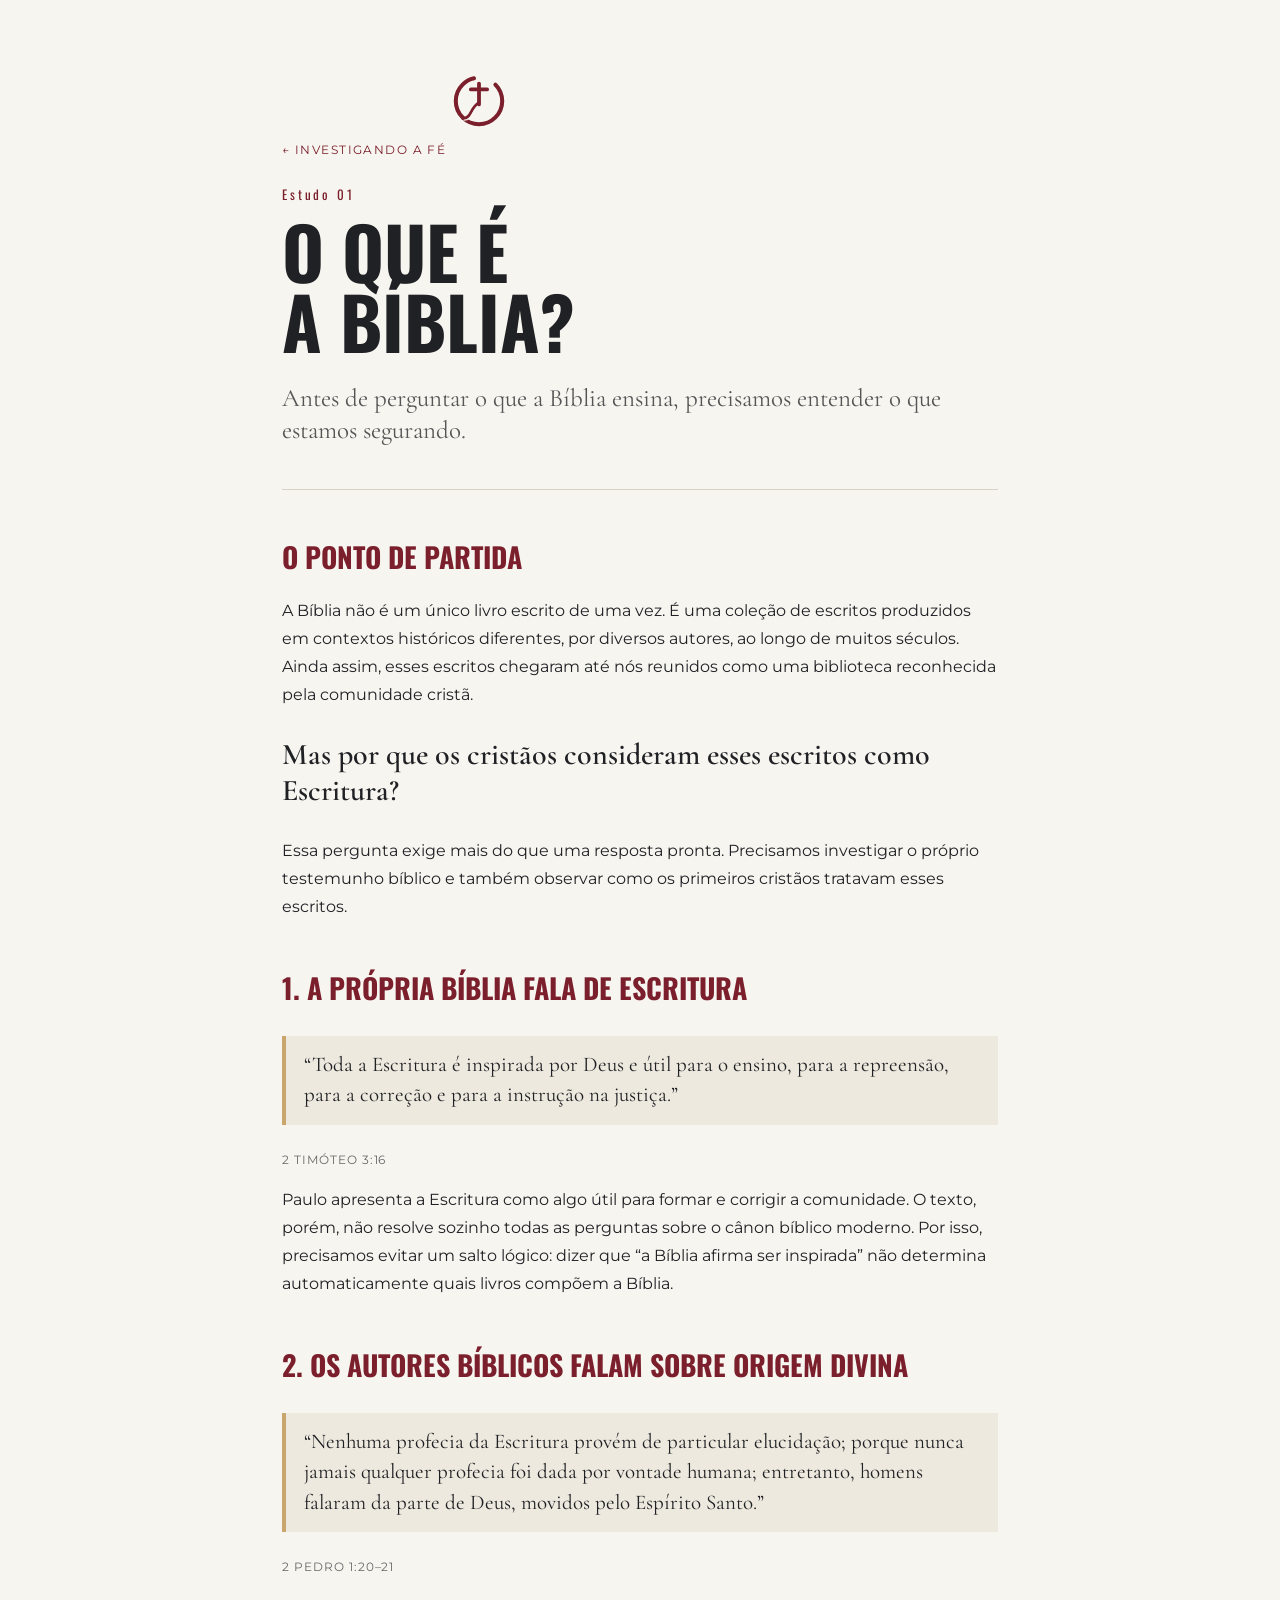
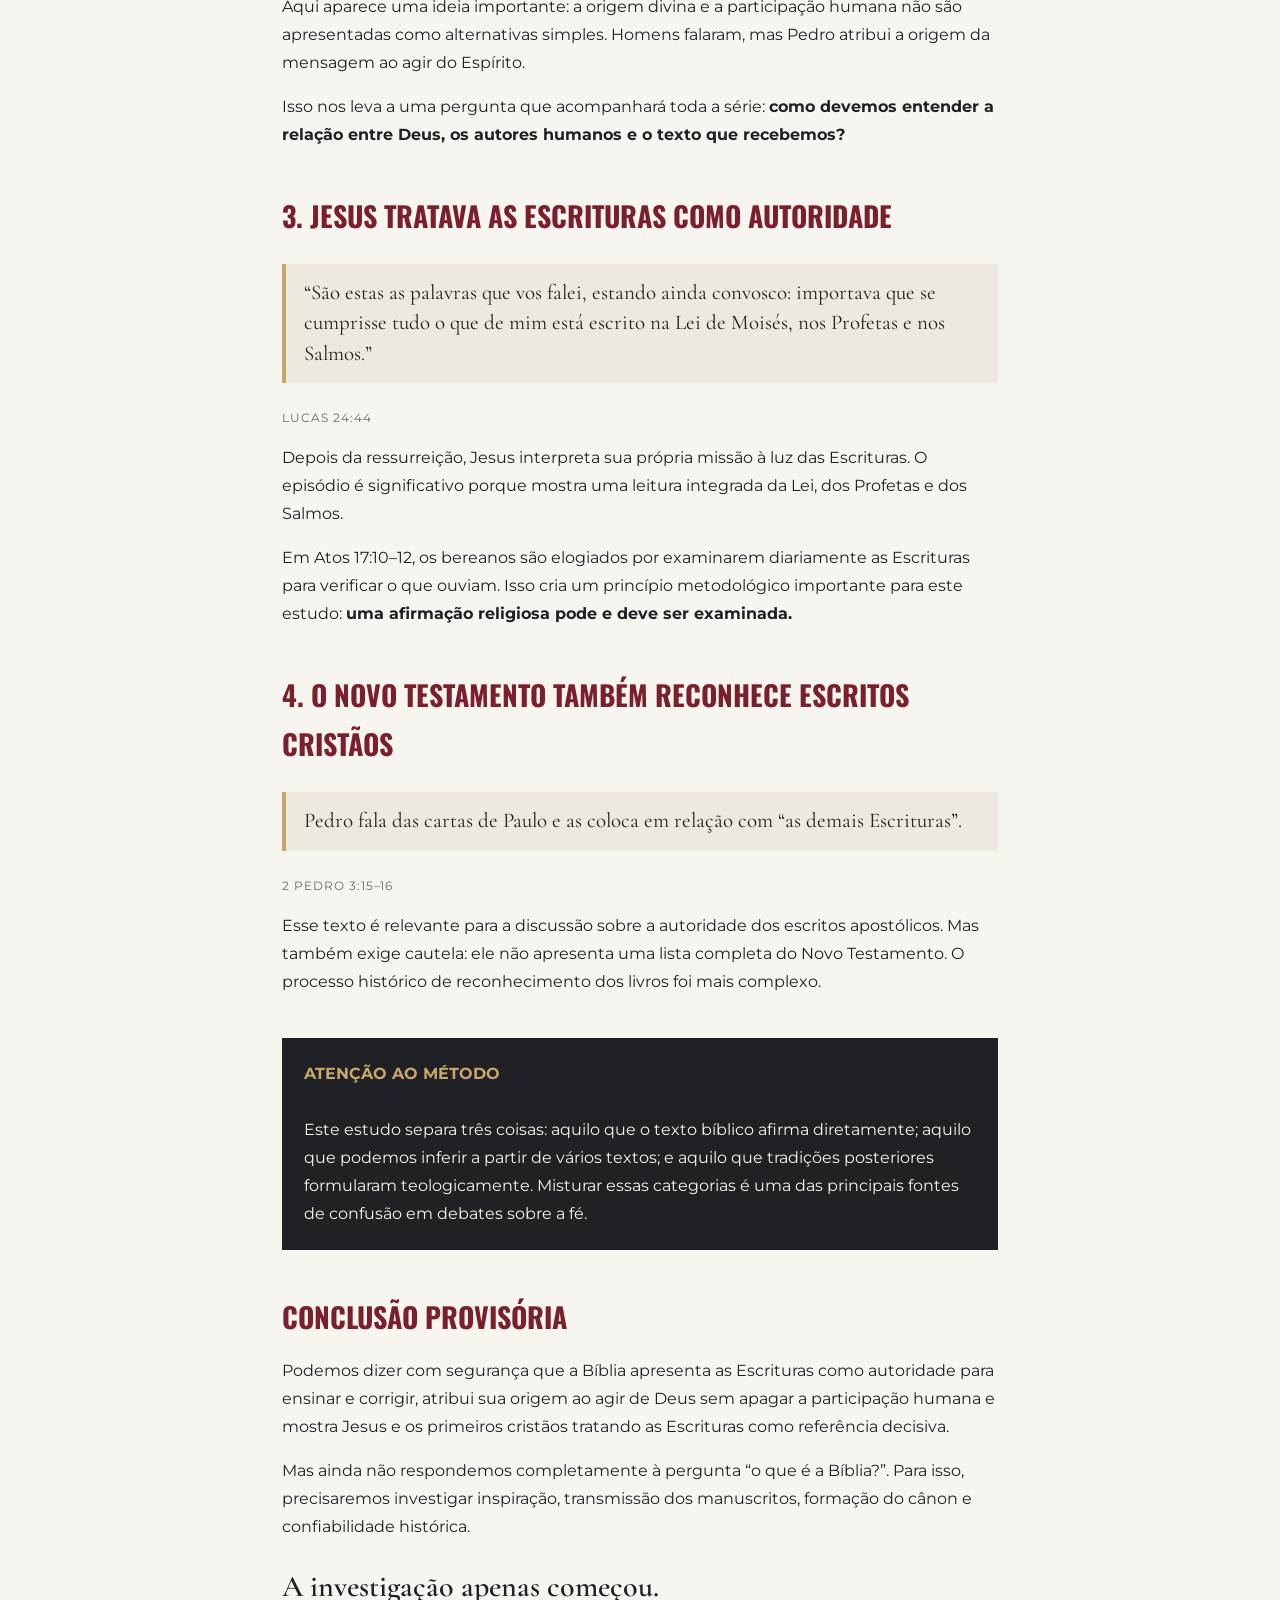
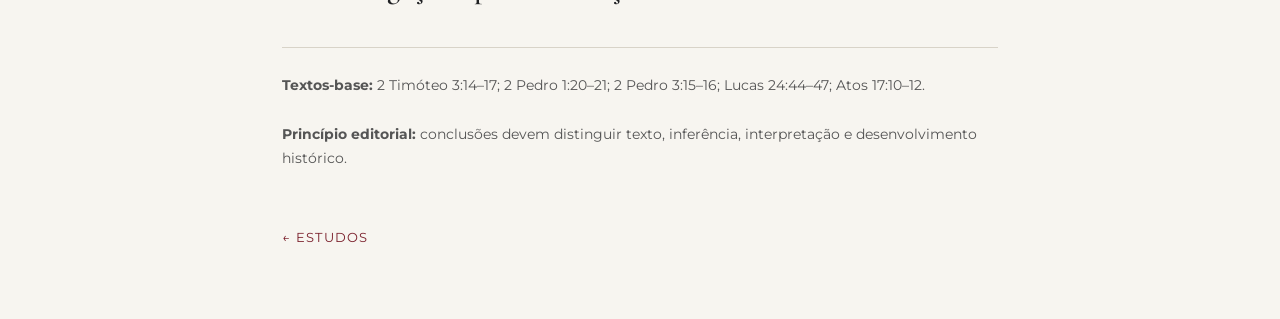
<file: estudos/estudo-01.html>
<!DOCTYPE html>
<html lang="pt-BR">
<head>
<meta charset="UTF-8">
<meta name="viewport" content="width=device-width, initial-scale=1.0">
<title>Estudo 01 — O que é a Bíblia? | Investigando a Fé</title>
<link rel="icon" href="../assets/logo/caminho.svg" type="image/svg+xml">
<link rel="preconnect" href="https://fonts.googleapis.com">
<link href="https://fonts.googleapis.com/css2?family=Oswald:wght@400;500;600;700&family=Montserrat:wght@400;500;600&family=Cormorant+Garamond:ital,wght@0,500;0,600;1,500&display=swap" rel="stylesheet">
<style>
:root{--bg:#F7F5F0;--ink:#202124;--wine:#7A1F2B;--gold:#C9A66B;--muted:#686868}
*{box-sizing:border-box}body{margin:0;background:var(--bg);color:var(--ink);font-family:Montserrat,sans-serif;line-height:1.75}.wrap{max-width:760px;margin:auto;padding:34px 22px 70px}.back{font-size:12px;letter-spacing:.12em;text-transform:uppercase;color:var(--wine);text-decoration:none}.brand-mark{width:58px;height:58px;margin-top:38px;margin-bottom:24px}.kicker{margin-top:20px;font-family:Oswald,sans-serif;letter-spacing:.22em;color:var(--wine);font-size:13px}.title{font-family:Oswald,sans-serif;font-size:clamp(42px,9vw,72px);line-height:.98;text-transform:uppercase;margin:10px 0 18px}.intro{font-family:'Cormorant Garamond',serif;font-size:25px;line-height:1.3;color:#555;margin-bottom:42px}.rule{height:1px;background:#d8d3c8;margin:35px 0}.section{margin:42px 0}.section h2{font-family:Oswald,sans-serif;font-size:28px;text-transform:uppercase;margin:0 0 16px;color:var(--wine)}.question{font-family:'Cormorant Garamond',serif;font-size:30px;font-weight:600;line-height:1.2;margin:28px 0}.text{font-size:16px}.quote{border-left:4px solid var(--gold);padding:14px 18px;margin:24px 0;background:#eee9df;font-family:'Cormorant Garamond',serif;font-size:21px;line-height:1.45}.reference{font-size:12px;letter-spacing:.08em;text-transform:uppercase;color:var(--muted)}.note{background:#202124;color:#F7F5F0;padding:22px;margin:28px 0}.note strong{color:var(--gold)}.sources{border-top:1px solid #d8d3c8;padding-top:25px;font-size:14px;color:#555}.nav{display:flex;justify-content:space-between;margin-top:55px}.nav a{color:var(--wine);text-decoration:none;font-size:13px;text-transform:uppercase;letter-spacing:.1em}
</style>
</head>
<body>
<main class="wrap">
<a class="back" href="../">← Investigando a Fé</a>
<img class="brand-mark" src="../assets/logo/caminho.svg" alt="Símbolo do CAMINHO">
<div class="kicker">Estudo 01</div>
<h1 class="title">O que é<br>a Bíblia?</h1>
<p class="intro">Antes de perguntar o que a Bíblia ensina, precisamos entender o que estamos segurando.</p>
<div class="rule"></div>

<section class="section">
<h2>O ponto de partida</h2>
<p class="text">A Bíblia não é um único livro escrito de uma vez. É uma coleção de escritos produzidos em contextos históricos diferentes, por diversos autores, ao longo de muitos séculos. Ainda assim, esses escritos chegaram até nós reunidos como uma biblioteca reconhecida pela comunidade cristã.</p>
<p class="question">Mas por que os cristãos consideram esses escritos como Escritura?</p>
<p class="text">Essa pergunta exige mais do que uma resposta pronta. Precisamos investigar o próprio testemunho bíblico e também observar como os primeiros cristãos tratavam esses escritos.</p>
</section>

<section class="section">
<h2>1. A própria Bíblia fala de Escritura</h2>
<div class="quote">“Toda a Escritura é inspirada por Deus e útil para o ensino, para a repreensão, para a correção e para a instrução na justiça.”</div>
<div class="reference">2 Timóteo 3:16</div>
<p class="text">Paulo apresenta a Escritura como algo útil para formar e corrigir a comunidade. O texto, porém, não resolve sozinho todas as perguntas sobre o cânon bíblico moderno. Por isso, precisamos evitar um salto lógico: dizer que “a Bíblia afirma ser inspirada” não determina automaticamente quais livros compõem a Bíblia.</p>
</section>

<section class="section">
<h2>2. Os autores bíblicos falam sobre origem divina</h2>
<div class="quote">“Nenhuma profecia da Escritura provém de particular elucidação; porque nunca jamais qualquer profecia foi dada por vontade humana; entretanto, homens falaram da parte de Deus, movidos pelo Espírito Santo.”</div>
<div class="reference">2 Pedro 1:20–21</div>
<p class="text">Aqui aparece uma ideia importante: a origem divina e a participação humana não são apresentadas como alternativas simples. Homens falaram, mas Pedro atribui a origem da mensagem ao agir do Espírito.</p>
<p class="text">Isso nos leva a uma pergunta que acompanhará toda a série: <strong>como devemos entender a relação entre Deus, os autores humanos e o texto que recebemos?</strong></p>
</section>

<section class="section">
<h2>3. Jesus tratava as Escrituras como autoridade</h2>
<div class="quote">“São estas as palavras que vos falei, estando ainda convosco: importava que se cumprisse tudo o que de mim está escrito na Lei de Moisés, nos Profetas e nos Salmos.”</div>
<div class="reference">Lucas 24:44</div>
<p class="text">Depois da ressurreição, Jesus interpreta sua própria missão à luz das Escrituras. O episódio é significativo porque mostra uma leitura integrada da Lei, dos Profetas e dos Salmos.</p>
<p class="text">Em Atos 17:10–12, os bereanos são elogiados por examinarem diariamente as Escrituras para verificar o que ouviam. Isso cria um princípio metodológico importante para este estudo: <strong>uma afirmação religiosa pode e deve ser examinada.</strong></p>
</section>

<section class="section">
<h2>4. O Novo Testamento também reconhece escritos cristãos</h2>
<div class="quote">Pedro fala das cartas de Paulo e as coloca em relação com “as demais Escrituras”.</div>
<div class="reference">2 Pedro 3:15–16</div>
<p class="text">Esse texto é relevante para a discussão sobre a autoridade dos escritos apostólicos. Mas também exige cautela: ele não apresenta uma lista completa do Novo Testamento. O processo histórico de reconhecimento dos livros foi mais complexo.</p>
</section>

<div class="note"><strong>ATENÇÃO AO MÉTODO</strong><br><br>Este estudo separa três coisas: aquilo que o texto bíblico afirma diretamente; aquilo que podemos inferir a partir de vários textos; e aquilo que tradições posteriores formularam teologicamente. Misturar essas categorias é uma das principais fontes de confusão em debates sobre a fé.</div>

<section class="section">
<h2>Conclusão provisória</h2>
<p class="text">Podemos dizer com segurança que a Bíblia apresenta as Escrituras como autoridade para ensinar e corrigir, atribui sua origem ao agir de Deus sem apagar a participação humana e mostra Jesus e os primeiros cristãos tratando as Escrituras como referência decisiva.</p>
<p class="text">Mas ainda não respondemos completamente à pergunta “o que é a Bíblia?”. Para isso, precisaremos investigar inspiração, transmissão dos manuscritos, formação do cânon e confiabilidade histórica.</p>
<p class="question">A investigação apenas começou.</p>
</section>

<div class="sources"><strong>Textos-base:</strong> 2 Timóteo 3:14–17; 2 Pedro 1:20–21; 2 Pedro 3:15–16; Lucas 24:44–47; Atos 17:10–12.<br><br><strong>Princípio editorial:</strong> conclusões devem distinguir texto, inferência, interpretação e desenvolvimento histórico.</div>

<nav class="nav"><a href="../">← Estudos</a><span></span></nav>
</main>
</body>
</html>
</file>
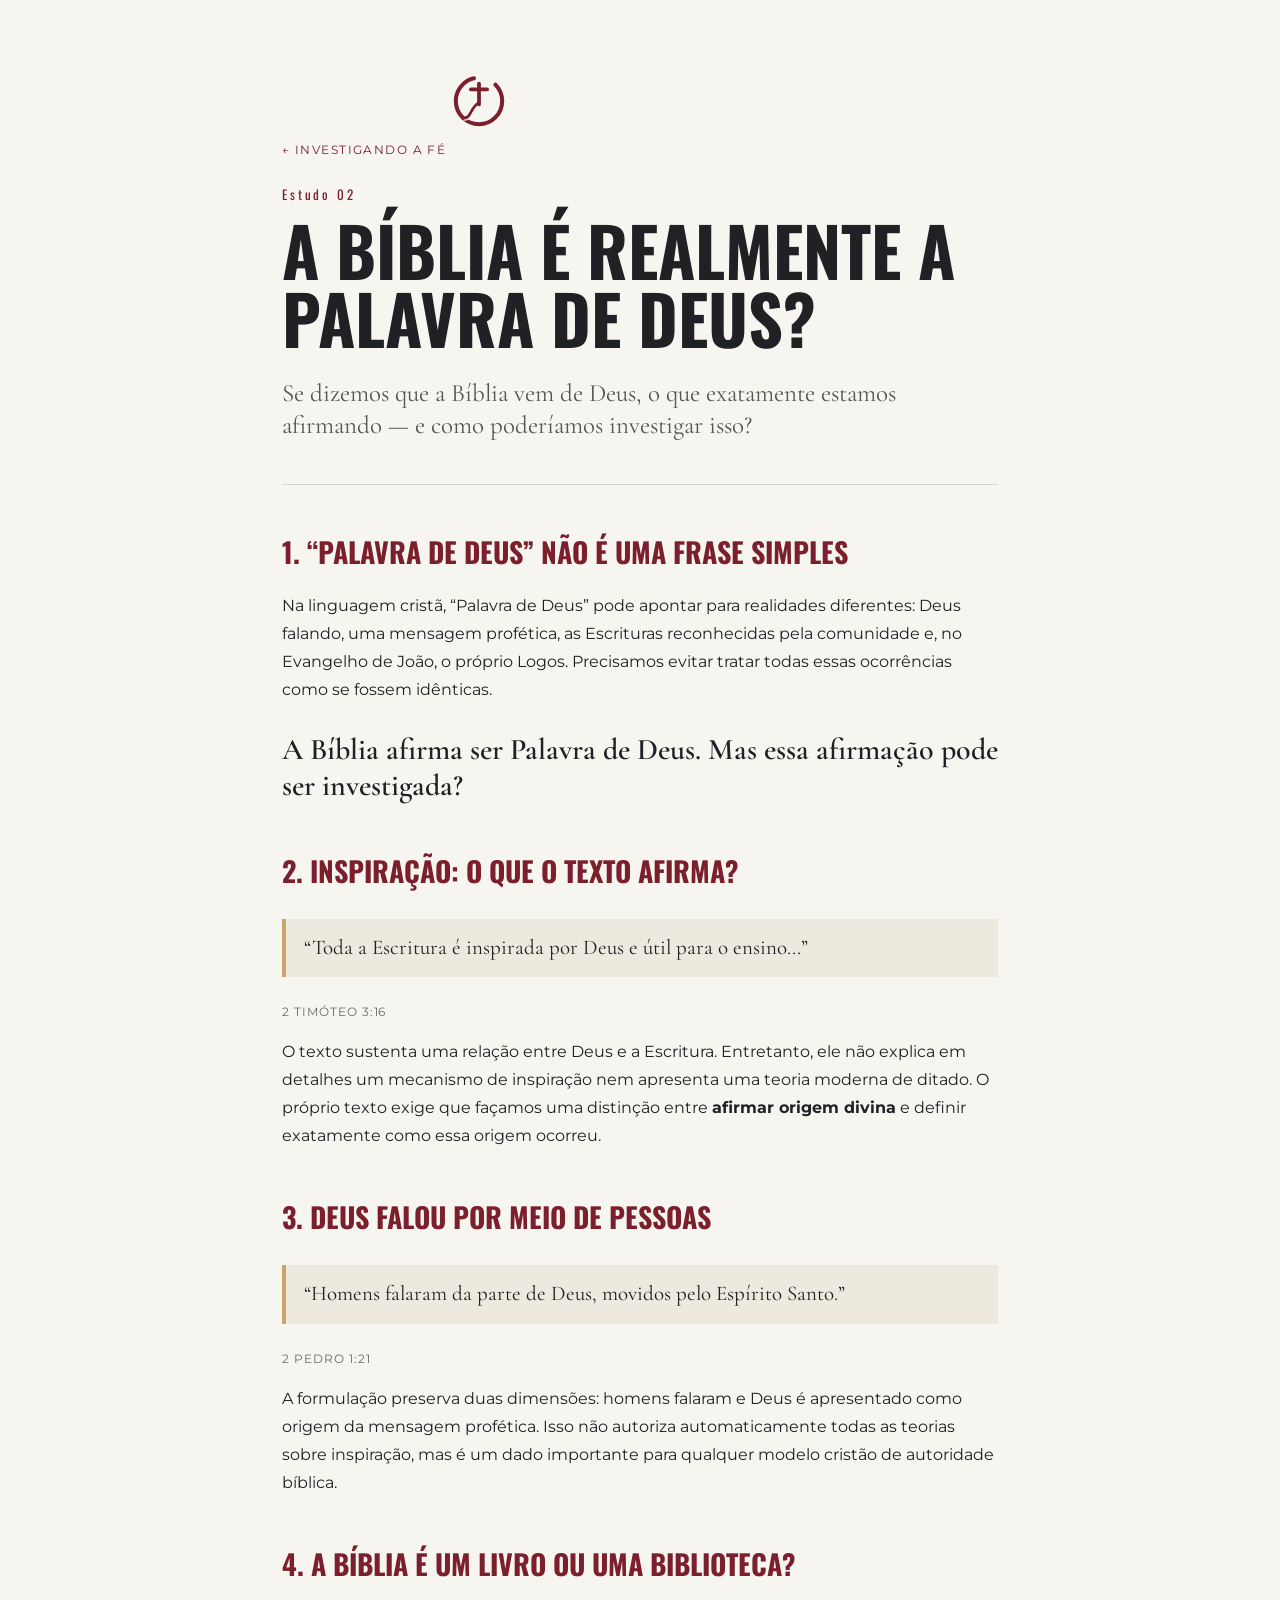
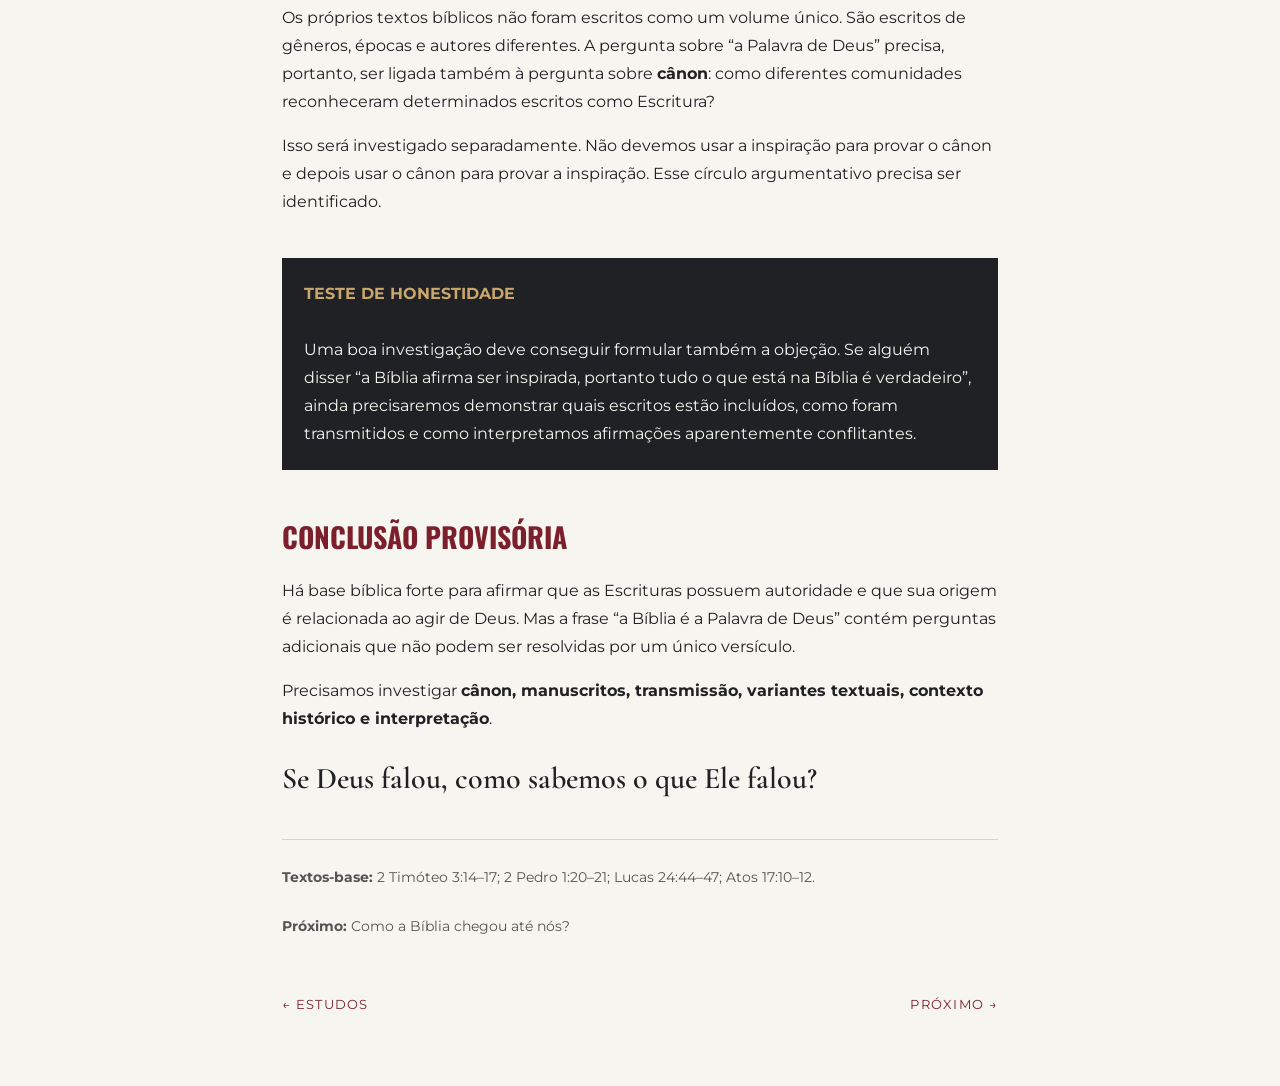
<file: estudos/estudo-02.html>
<!DOCTYPE html>
<html lang="pt-BR">
<head>
<meta charset="UTF-8">
<meta name="viewport" content="width=device-width,initial-scale=1">
<title>Estudo 02 — A Bíblia é realmente a Palavra de Deus? | Investigando a Fé</title>
<link rel="icon" href="../assets/logo/caminho.svg" type="image/svg+xml">
<link rel="preconnect" href="https://fonts.googleapis.com">
<link href="https://fonts.googleapis.com/css2?family=Oswald:wght@400;500;600;700&family=Montserrat:wght@400;500;600&family=Cormorant+Garamond:ital,wght@0,500;0,600;1,500&display=swap" rel="stylesheet">
<style>
:root{--bg:#F7F5F0;--ink:#202124;--wine:#7A1F2B;--gold:#C9A66B;--muted:#686868}
*{box-sizing:border-box}body{margin:0;background:var(--bg);color:var(--ink);font-family:Montserrat,sans-serif;line-height:1.75}.wrap{max-width:760px;margin:auto;padding:34px 22px 70px}.back{font-size:12px;letter-spacing:.12em;text-transform:uppercase;color:var(--wine);text-decoration:none}.brand-mark{width:58px;height:58px;margin-top:38px;margin-bottom:24px}.kicker{margin-top:20px;font-family:Oswald;letter-spacing:.22em;color:var(--wine);font-size:13px}.title{font-family:Oswald;font-size:clamp(38px,9vw,68px);line-height:1;text-transform:uppercase;margin:10px 0 18px}.intro{font-family:'Cormorant Garamond';font-size:25px;line-height:1.3;color:#555;margin-bottom:42px}.rule{height:1px;background:#d8d3c8;margin:35px 0}.section{margin:42px 0}.section h2{font-family:Oswald;font-size:28px;text-transform:uppercase;margin:0 0 16px;color:var(--wine)}.question{font-family:'Cormorant Garamond';font-size:30px;font-weight:600;line-height:1.2;margin:28px 0}.quote{border-left:4px solid var(--gold);padding:14px 18px;margin:24px 0;background:#eee9df;font-family:'Cormorant Garamond';font-size:21px;line-height:1.45}.reference{font-size:12px;letter-spacing:.08em;text-transform:uppercase;color:var(--muted)}.note{background:#202124;color:#F7F5F0;padding:22px;margin:28px 0}.note strong{color:var(--gold)}.sources{border-top:1px solid #d8d3c8;padding-top:25px;font-size:14px;color:#555}.nav{display:flex;justify-content:space-between;margin-top:55px}.nav a{color:var(--wine);text-decoration:none;font-size:13px;text-transform:uppercase;letter-spacing:.1em}
</style>
</head>
<body>
<main class="wrap">
<a class="back" href="../">← Investigando a Fé</a>
<img class="brand-mark" src="../assets/logo/caminho.svg" alt="Símbolo do CAMINHO">
<div class="kicker">Estudo 02</div>
<h1 class="title">A Bíblia é realmente a Palavra de Deus?</h1>
<p class="intro">Se dizemos que a Bíblia vem de Deus, o que exatamente estamos afirmando — e como poderíamos investigar isso?</p>
<div class="rule"></div>

<section class="section">
<h2>1. “Palavra de Deus” não é uma frase simples</h2>
<p>Na linguagem cristã, “Palavra de Deus” pode apontar para realidades diferentes: Deus falando, uma mensagem profética, as Escrituras reconhecidas pela comunidade e, no Evangelho de João, o próprio Logos. Precisamos evitar tratar todas essas ocorrências como se fossem idênticas.</p>
<p class="question">A Bíblia afirma ser Palavra de Deus. Mas essa afirmação pode ser investigada?</p>
</section>

<section class="section">
<h2>2. Inspiração: o que o texto afirma?</h2>
<div class="quote">“Toda a Escritura é inspirada por Deus e útil para o ensino...”</div>
<div class="reference">2 Timóteo 3:16</div>
<p>O texto sustenta uma relação entre Deus e a Escritura. Entretanto, ele não explica em detalhes um mecanismo de inspiração nem apresenta uma teoria moderna de ditado. O próprio texto exige que façamos uma distinção entre <strong>afirmar origem divina</strong> e definir exatamente como essa origem ocorreu.</p>
</section>

<section class="section">
<h2>3. Deus falou por meio de pessoas</h2>
<div class="quote">“Homens falaram da parte de Deus, movidos pelo Espírito Santo.”</div>
<div class="reference">2 Pedro 1:21</div>
<p>A formulação preserva duas dimensões: homens falaram e Deus é apresentado como origem da mensagem profética. Isso não autoriza automaticamente todas as teorias sobre inspiração, mas é um dado importante para qualquer modelo cristão de autoridade bíblica.</p>
</section>

<section class="section">
<h2>4. A Bíblia é um livro ou uma biblioteca?</h2>
<p>Os próprios textos bíblicos não foram escritos como um volume único. São escritos de gêneros, épocas e autores diferentes. A pergunta sobre “a Palavra de Deus” precisa, portanto, ser ligada também à pergunta sobre <strong>cânon</strong>: como diferentes comunidades reconheceram determinados escritos como Escritura?</p>
<p>Isso será investigado separadamente. Não devemos usar a inspiração para provar o cânon e depois usar o cânon para provar a inspiração. Esse círculo argumentativo precisa ser identificado.</p>
</section>

<div class="note"><strong>TESTE DE HONESTIDADE</strong><br><br>Uma boa investigação deve conseguir formular também a objeção. Se alguém disser “a Bíblia afirma ser inspirada, portanto tudo o que está na Bíblia é verdadeiro”, ainda precisaremos demonstrar quais escritos estão incluídos, como foram transmitidos e como interpretamos afirmações aparentemente conflitantes.</div>

<section class="section">
<h2>Conclusão provisória</h2>
<p>Há base bíblica forte para afirmar que as Escrituras possuem autoridade e que sua origem é relacionada ao agir de Deus. Mas a frase “a Bíblia é a Palavra de Deus” contém perguntas adicionais que não podem ser resolvidas por um único versículo.</p>
<p>Precisamos investigar <strong>cânon, manuscritos, transmissão, variantes textuais, contexto histórico e interpretação</strong>.</p>
<p class="question">Se Deus falou, como sabemos o que Ele falou?</p>
</section>

<div class="sources"><strong>Textos-base:</strong> 2 Timóteo 3:14–17; 2 Pedro 1:20–21; Lucas 24:44–47; Atos 17:10–12.<br><br><strong>Próximo:</strong> Como a Bíblia chegou até nós?</div>
<nav class="nav"><a href="../">← Estudos</a><a href="estudo-03.html">Próximo →</a></nav>
</main>
</body>
</html>
</file>
<file: css/base.css>
:root {
  --bg: #F7F5F0;
  --surface: #FFFFFF;
  --surface-soft: #EEE9DF;
  --ink: #202124;
  --wine: #7A1F2B;
  --gold: #C9A66B;
  --muted: #686868;
  --line: #D8D3C8;
  --max: 1120px;
}

* { box-sizing: border-box; }
html { scroll-behavior: smooth; }
body {
  margin: 0;
  background: var(--bg);
  color: var(--ink);
  font-family: Montserrat, sans-serif;
  line-height: 1.7;
}
a { color: inherit; }
img { max-width: 100%; display: block; }
.container { width: min(var(--max), calc(100% - 44px)); margin-inline: auto; }
.site-header { border-bottom: 1px solid var(--line); }
.site-nav { min-height: 76px; display: flex; align-items: center; justify-content: space-between; gap: 24px; }
.site-logo { text-decoration: none; font-family: Oswald, sans-serif; font-size: 30px; letter-spacing: .02em; color: var(--wine); }
.nav-links { display: flex; flex-wrap: wrap; gap: 18px; font-size: 12px; text-transform: uppercase; letter-spacing: .1em; }
.nav-links a { text-decoration: none; }
.nav-links a:hover { color: var(--wine); }
main { min-height: 70vh; }
.site-footer { border-top: 1px solid var(--line); margin-top: 80px; padding: 26px 0 50px; color: var(--muted); font-size: 12px; letter-spacing: .08em; text-transform: uppercase; }
@media (max-width: 700px) {
  .site-nav { align-items: flex-start; padding: 18px 0; flex-direction: column; }
  .nav-links { gap: 10px 14px; }
  .container { width: min(var(--max), calc(100% - 32px)); }
}
</file>
<file: css/components.css>
.eyebrow { font-family: Oswald, sans-serif; letter-spacing: .2em; text-transform: uppercase; color: var(--wine); font-size: 13px; }
.page-title { font-family: Oswald, sans-serif; text-transform: uppercase; font-size: clamp(44px, 8vw, 76px); line-height: .98; margin: 10px 0 20px; }
.lead { font-family: 'Cormorant Garamond', serif; font-size: clamp(26px, 4vw, 38px); line-height: 1.25; max-width: 760px; }
.card-grid { display: grid; grid-template-columns: repeat(auto-fit, minmax(260px, 1fr)); gap: 18px; }
.card { display: block; padding: 24px; background: var(--surface); border: 1px solid var(--line); text-decoration: none; }
.card:hover { border-color: var(--wine); transform: translateY(-2px); }
.card, .button { transition: .15s ease; }
.card h2 { font-family: Oswald, sans-serif; text-transform: uppercase; margin: 8px 0; }
.card p { color: var(--muted); margin: 0; }
.button { display: inline-block; padding: 13px 18px; background: var(--wine); color: #fff; text-decoration: none; font-family: Oswald, sans-serif; text-transform: uppercase; letter-spacing: .08em; }
.button:hover { transform: translateY(-1px); }
.button.secondary { background: transparent; color: var(--wine); border: 1px solid var(--wine); }
.section { padding: 56px 0; }
.rule { height: 1px; background: var(--line); }
.tag { font-size: 11px; letter-spacing: .15em; color: var(--wine); font-weight: 600; text-transform: uppercase; }
</file>
